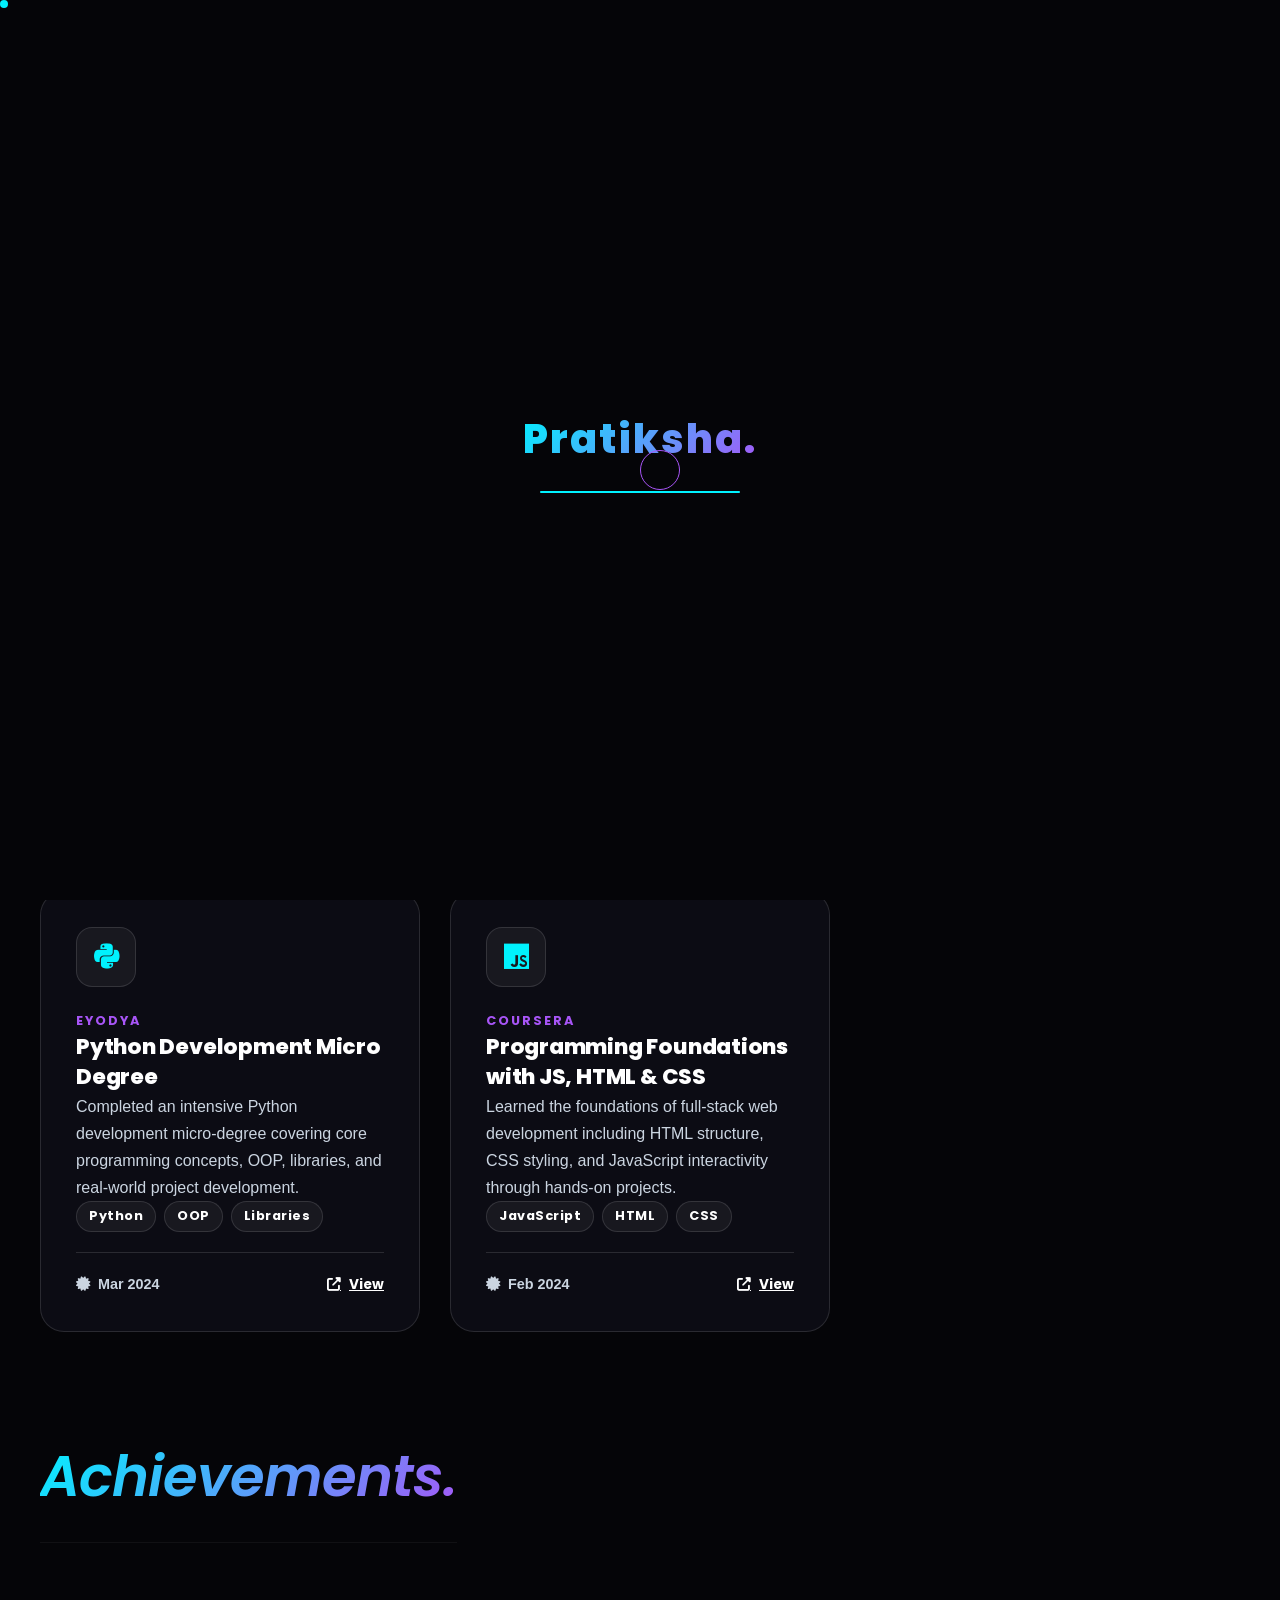
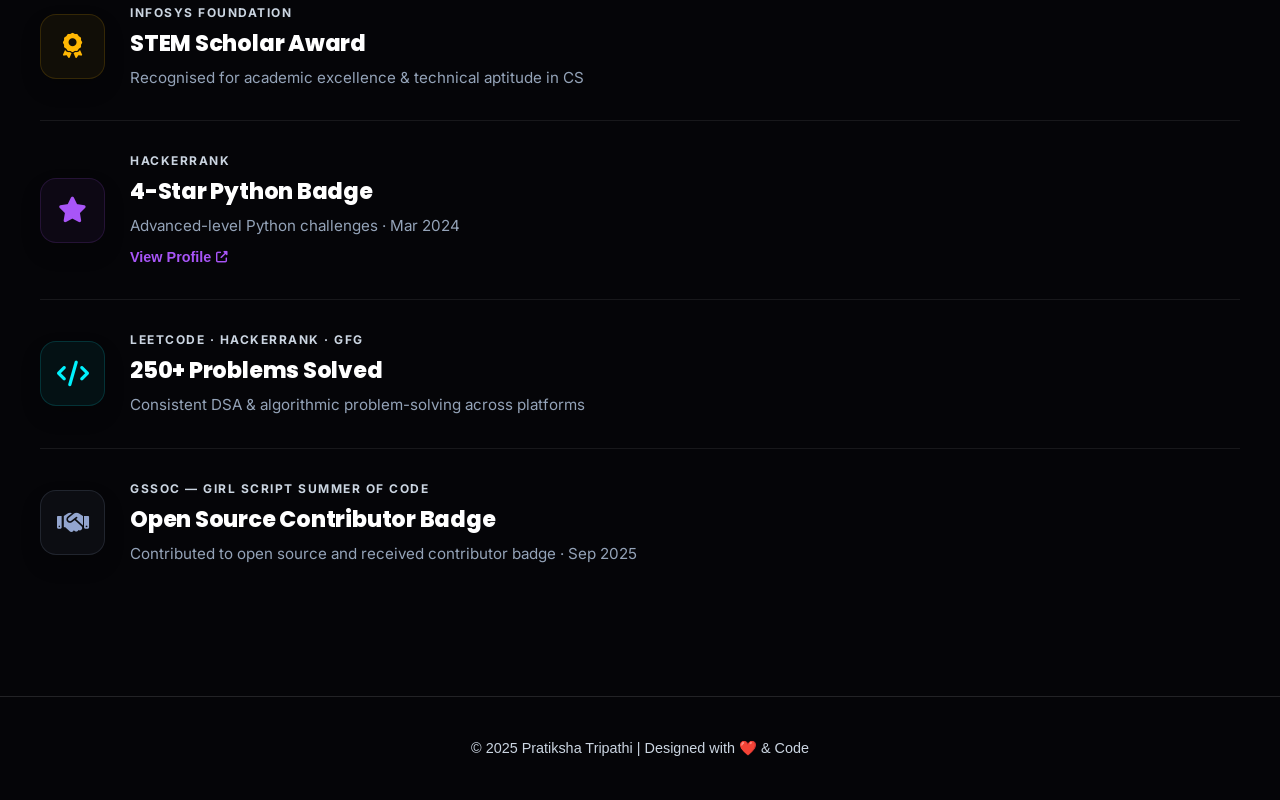
<file: certificates.html>
<!DOCTYPE html>
<html lang="en">

<head>
    <meta charset="UTF-8" />
    <meta name="viewport" content="width=device-width, initial-scale=1.0" />
    <title>Pratiksha Tripathi | Certificates</title>
    <meta name="description"
        content="Certificates and achievements earned by Pratiksha Tripathi in Cloud, Data, and Software Engineering." />

    <link rel="stylesheet" href="https://cdnjs.cloudflare.com/ajax/libs/font-awesome/6.5.0/css/all.min.css" />
    <link rel="stylesheet" href="https://unpkg.com/aos@2.3.4/dist/aos.css" />
    <link rel="stylesheet" href="style.css" />
</head>

<body>

    <!-- Preloader -->
    <div class="preloader">
        <div class="loader-text">Pratiksha.</div>
        <div class="loader-bar"></div>
    </div>

    <!-- Custom Cursor -->
    <div class="cursor-dot" data-cursor-dot></div>
    <div class="cursor-outline" data-cursor-outline></div>

    <!-- Parallax BG -->
    <div class="bg-orbs">
        <div class="orb orb-1"></div>
        <div class="orb orb-2"></div>
    </div>
    <!-- Navbar -->
    <header>
        <div class="navbar container">
            <a href="index.html" class="navbar-brand text-gradient">Pratiksha.</a>
            <ul class="navbar-nav">
                <li><a href="index.html" class="nav-link">About</a></li>
                <li><a href="index.html#skills" class="nav-link">Skills</a></li>
                <li><a href="projects.html" class="nav-link">Projects</a></li>
                <li><a href="certificates.html" class="nav-link active">Certificates</a></li>
                <li><a href="contact.html" class="nav-link">Contact</a></li>
                <li><button id="theme-toggle" class="theme-toggle-btn" aria-label="Toggle Theme"><i
                            class="fas fa-sun"></i></button></li>
                <li class="dropdown-wrapper">
                    <button class="btn-custom btn-resume"
                        style="padding: 10px 22px; font-size: 0.95rem; font-weight: 800; border: 2px solid var(--text-main); cursor: pointer;">
                        <span>Resume <i class="fas fa-chevron-down"
                                style="font-size: 0.8em; margin-left: 4px;"></i></span>
                    </button>
                    <div class="dropdown-content">
                        <a href="./resume.pdf" download target="_blank"><i class="fas fa-file-pdf"
                                style="color: #6366f1;"></i> Portfolio CV</a>
                        <a href="./real_cv.pdf" download target="_blank"><i class="fas fa-file-alt"
                                style="color: #ec4899;"></i> Main CV</a>
                    </div>
                </li>
            </ul>
        </div>
    </header>

    <main>
        <section class="section container" id="certificates">

            <h2 class="section-heading" data-aos="fade-right"><span class="text-gradient">Certificates &amp;
                    Achievements</span></h2>
            <p class="certs-intro" data-aos="fade-up"
                style="font-size: 1.15rem; font-weight: 500; color: var(--text-muted); line-height: 1.8; margin-bottom: 60px;">
                A collection of professional certifications, virtual internships, and recognition awards I've earned
                across Cloud Computing, Data Analytics, and Software Engineering.
            </p>


            <div class="certs-grid" style="margin-top: 60px;">

                <!-- Excel to Power BI – Coursera -->
                <div class="cert-card" data-aos="fade-up" data-aos-delay="0">
                    <div class="cert-icon-wrap cert-coursera">
                        <i class="fas fa-chart-bar"></i>
                    </div>
                    <div class="cert-body">
                        <span class="cert-issuer">Coursera</span>
                        <h3 class="cert-title">From Excel to Power BI</h3>
                        <p class="cert-desc">Mastered data visualization techniques and built interactive dashboards
                            transitioning from Excel to Power BI for business intelligence reporting.</p>
                        <div class="cert-tags">
                            <span>Power BI</span><span>Excel</span><span>Data Viz</span>
                        </div>
                    </div>
                    <div class="cert-footer">
                        <span class="cert-badge"><i class="fas fa-certificate"></i> Sep 2025</span>
                        <a href="https://drive.google.com/file/d/1Ej0KKjXZ2pXgVZ9Mt02qbdMco0qijO8p/view?usp=drive_link"
                            target="_blank" class="cert-link">
                            <i class="fas fa-external-link-alt"></i> View
                        </a>
                    </div>
                </div>

                <!-- Deloitte Forage -->
                <div class="cert-card" data-aos="fade-up" data-aos-delay="80">
                    <div class="cert-icon-wrap cert-deloitte">
                        <i class="fas fa-building-columns"></i>
                    </div>
                    <div class="cert-body">
                        <span class="cert-issuer">Deloitte Australia — Forage</span>
                        <h3 class="cert-title">Data Analytics Job Simulation</h3>
                        <p class="cert-desc">Completed real-world data analytics tasks: data modelling, dashboarding,
                            and forensic analysis using Excel & Tableau.</p>
                        <div class="cert-tags">
                            <span>Data Analytics</span><span>Tableau</span><span>Excel</span>
                        </div>
                    </div>
                    <div class="cert-footer">
                        <span class="cert-badge"><i class="fas fa-certificate"></i> Aug 2025</span>
                        <a href="https://forage-uploads-prod.s3.amazonaws.com/completion-certificates/9PBTqmSxAf6zZTseP/io9DzWKe3PTsiS6GG_9PBTqmSxAf6zZTseP_4JtcE4uDQbba48PPf_1755527062015_completion_certificate.pdf"
                            target="_blank" class="cert-link">
                            <i class="fas fa-external-link-alt"></i> View
                        </a>
                    </div>
                </div>

                <!-- Cloud Computing – NPTEL -->
                <div class="cert-card" data-aos="fade-up" data-aos-delay="160">
                    <div class="cert-icon-wrap cert-nptel">
                        <i class="fas fa-cloud"></i>
                    </div>
                    <div class="cert-body">
                        <span class="cert-issuer">NPTEL</span>
                        <h3 class="cert-title">Cloud Computing</h3>
                        <p class="cert-desc">Completed a comprehensive NPTEL course on Cloud Computing fundamentals
                            covering virtualization, cloud service models, and distributed systems.</p>
                        <div class="cert-tags">
                            <span>Cloud</span><span>Virtualization</span><span>AWS</span>
                        </div>
                    </div>
                    <div class="cert-footer">
                        <span class="cert-badge"><i class="fas fa-certificate"></i> Jan 2025</span>
                        <a href="https://drive.google.com/file/d/1zVIxziN8aZbNWuOquD7IXptpsxWqDICX/view" target="_blank"
                            class="cert-link">
                            <i class="fas fa-external-link-alt"></i> View
                        </a>
                    </div>
                </div>

                <!-- Python Development Micro Degree – Eyodya -->
                <div class="cert-card" data-aos="fade-up" data-aos-delay="240">
                    <div class="cert-icon-wrap cert-hackerrank">
                        <i class="fab fa-python"></i>
                    </div>
                    <div class="cert-body">
                        <span class="cert-issuer">Eyodya</span>
                        <h3 class="cert-title">Python Development Micro Degree</h3>
                        <p class="cert-desc">Completed an intensive Python development micro-degree covering core
                            programming concepts, OOP, libraries, and real-world project development.</p>
                        <div class="cert-tags">
                            <span>Python</span><span>OOP</span><span>Libraries</span>
                        </div>
                    </div>
                    <div class="cert-footer">
                        <span class="cert-badge"><i class="fas fa-certificate"></i> Mar 2024</span>
                        <a href="https://drive.google.com/file/d/1Me1x0osJiPXQ6bxqx7UipQTqekEyWbzO/view" target="_blank"
                            class="cert-link">
                            <i class="fas fa-external-link-alt"></i> View
                        </a>
                    </div>
                </div>

                <!-- Programming Foundations JS HTML CSS – Coursera -->
                <div class="cert-card" data-aos="fade-up" data-aos-delay="320">
                    <div class="cert-icon-wrap cert-coursera">
                        <i class="fab fa-js"></i>
                    </div>
                    <div class="cert-body">
                        <span class="cert-issuer">Coursera</span>
                        <h3 class="cert-title">Programming Foundations with JS, HTML & CSS</h3>
                        <p class="cert-desc">Learned the foundations of full-stack web development including HTML
                            structure, CSS styling, and JavaScript interactivity through hands-on projects.</p>
                        <div class="cert-tags">
                            <span>JavaScript</span><span>HTML</span><span>CSS</span>
                        </div>
                    </div>
                    <div class="cert-footer">
                        <span class="cert-badge"><i class="fas fa-certificate"></i> Feb 2024</span>
                        <a href="https://www.coursera.org/account/accomplishments/certificate/6492Y22YTXJ3"
                            target="_blank" class="cert-link">
                            <i class="fas fa-external-link-alt"></i> View
                        </a>
                    </div>
                </div>

            </div>
        </section>

        <!-- Achievements Section -->
        <section class="section container" id="achievements" style="padding-top: 0;">
            <h2 class="section-heading" data-aos="fade-right"
                style="font-family: 'Playfair Display', serif; font-size: clamp(2.5rem, 5vw, 3.5rem); letter-spacing: -1px; margin-bottom: 30px; border-bottom: 1px solid rgba(255,255,255,0.05); padding-bottom: 20px;">
                <span style="font-style: italic; font-weight: 600;" class="text-gradient">Achievements.</span>
            </h2>

            <div class="achievements-list">

                <!-- Infosys STEM Scholar -->
                <div class="achievement-item" data-aos="fade-up" data-aos-delay="0">
                    <div class="ach-icon-wrap"
                        style="background: rgba(255, 183, 3, 0.05); color: #ffb703; border-color: rgba(255, 183, 3, 0.15);">
                        <i class="fas fa-award"></i>
                    </div>
                    <div class="ach-body">
                        <span class="ach-issuer">INFOSYS FOUNDATION</span>
                        <h3 class="ach-title">STEM Scholar Award</h3>
                        <p class="ach-desc">Recognised for academic excellence & technical aptitude in CS</p>
                    </div>
                </div>

                <!-- HackerRank Python 4-Star -->
                <div class="achievement-item" data-aos="fade-up" data-aos-delay="100">
                    <div class="ach-icon-wrap"
                        style="background: rgba(168, 85, 247, 0.05); color: var(--accent-purple); border-color: rgba(168, 85, 247, 0.15);">
                        <i class="fas fa-star"></i>
                    </div>
                    <div class="ach-body">
                        <span class="ach-issuer">HACKERRANK</span>
                        <h3 class="ach-title">4-Star Python Badge</h3>
                        <p class="ach-desc">Advanced-level Python challenges · Mar 2024</p>
                        <a href="https://www.hackerrank.com/pratikshatripathi13" target="_blank" class="ach-link">View
                            Profile <i class="fas fa-external-link-alt"
                                style="font-size: 0.8em; margin-left: 5px;"></i></a>
                    </div>
                </div>

                <!-- 250+ Coding Problems -->
                <div class="achievement-item" data-aos="fade-up" data-aos-delay="200">
                    <div class="ach-icon-wrap"
                        style="background: rgba(0, 242, 254, 0.05); color: var(--accent-blue); border-color: rgba(0, 242, 254, 0.15);">
                        <i class="fas fa-code"></i>
                    </div>
                    <div class="ach-body">
                        <span class="ach-issuer">LEETCODE · HACKERRANK · GFG</span>
                        <h3 class="ach-title">250+ Problems Solved</h3>
                        <p class="ach-desc">Consistent DSA & algorithmic problem-solving across platforms</p>
                    </div>
                </div>

                <!-- Open Source GSSoC -->
                <div class="achievement-item" style="border-bottom: none;" data-aos="fade-up" data-aos-delay="300">
                    <div class="ach-icon-wrap"
                        style="background: rgba(147, 165, 207, 0.05); color: #93a5cf; border-color: rgba(147, 165, 207, 0.15);">
                        <i class="fas fa-handshake"></i>
                    </div>
                    <div class="ach-body">
                        <span class="ach-issuer">GSSOC — GIRL SCRIPT SUMMER OF CODE</span>
                        <h3 class="ach-title">Open Source Contributor Badge</h3>
                        <p class="ach-desc">Contributed to open source and received contributor badge · Sep 2025</p>
                    </div>
                </div>

            </div>
        </section>

    </main>

    <footer>
        <div class="container">
            <p>© 2025 Pratiksha Tripathi | Designed with ❤️ &amp; Code</p>
        </div>
    </footer>

    <script src="https://unpkg.com/aos@2.3.4/dist/aos.js"></script>
    <script>
        AOS.init({ duration: 800, once: true, offset: 50 });
    </script>
    <script src="script.js"></script>
</body>

</html>
</file>
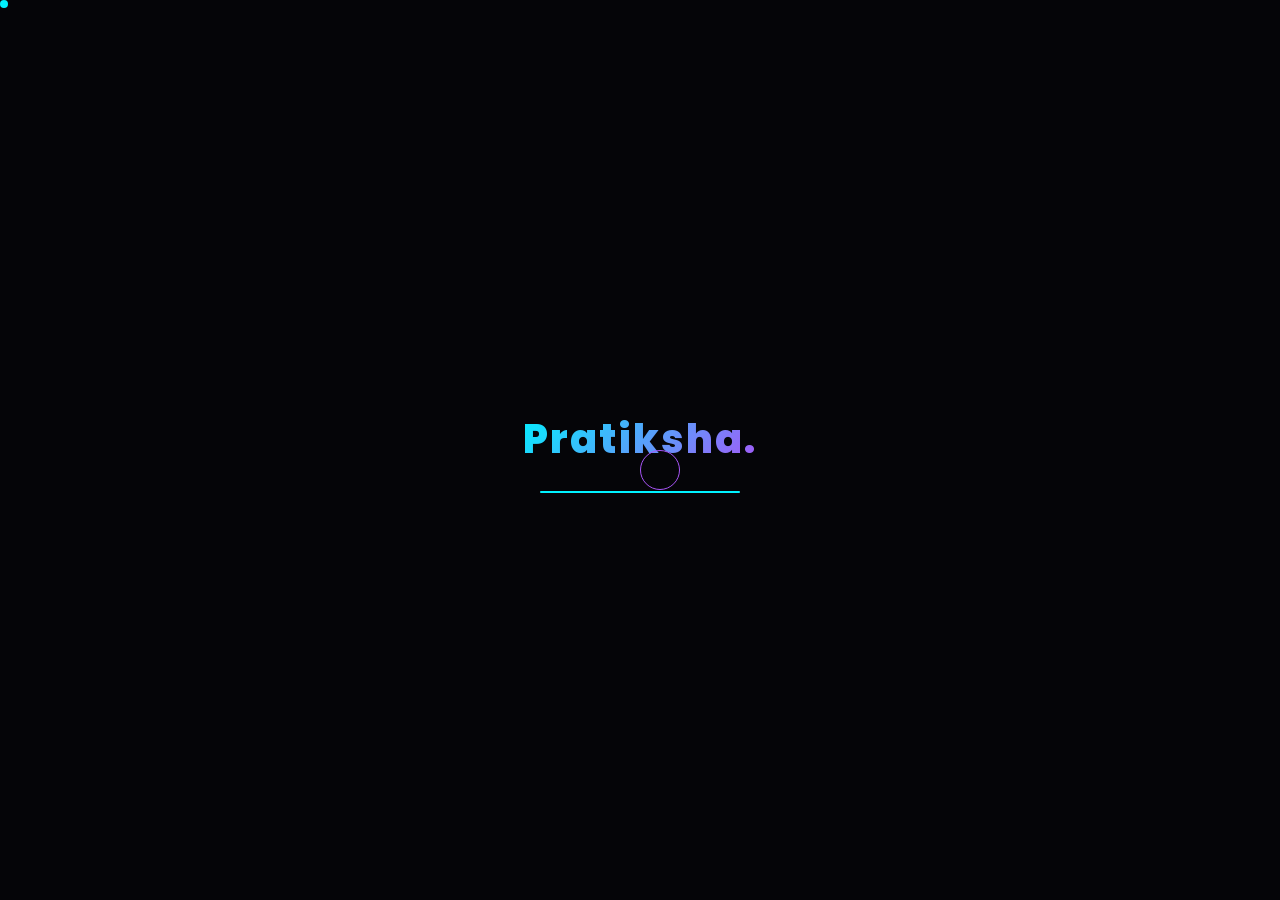
<file: contact.html>
<!DOCTYPE html>
<html lang="en">

<head>
    <meta charset="UTF-8" />
    <meta name="viewport" content="width=device-width, initial-scale=1.0" />
    <title>Pratiksha Tripathi | Contact</title>

    <!-- Fonts & Icons -->
    <link rel="stylesheet" href="https://cdnjs.cloudflare.com/ajax/libs/font-awesome/6.5.0/css/all.min.css" />
    <link rel="stylesheet" href="https://unpkg.com/aos@2.3.4/dist/aos.css" />
    <link rel="stylesheet" href="style.css" />
</head>

<body style="min-height: 100vh; display: flex; flex-direction: column;">

    <!-- Preloader -->
    <div class="preloader">
        <div class="loader-text">Pratiksha.</div>
        <div class="loader-bar"></div>
    </div>

    <!-- Custom Cursor -->
    <div class="cursor-dot" data-cursor-dot></div>
    <div class="cursor-outline" data-cursor-outline></div>

    <!-- Parallax BG -->
    <div class="bg-orbs">
        <div class="orb orb-1"></div>
        <div class="orb orb-2"></div>
    </div>
    <!-- Navbar -->
    <header>
        <div class="navbar container">
            <a href="index.html" class="navbar-brand text-gradient">Pratiksha.</a>
            <ul class="navbar-nav">
                <li><a href="index.html" class="nav-link">About</a></li>
                <li><a href="index.html#skills" class="nav-link">Skills</a></li>
                <li><a href="projects.html" class="nav-link">Projects</a></li>
                <li><a href="certificates.html" class="nav-link">Certificates</a></li>
                <li><a href="contact.html" class="nav-link active">Contact</a></li>
                <li><button id="theme-toggle" class="theme-toggle-btn" aria-label="Toggle Theme"><i class="fas fa-sun"></i></button></li>
                <li class="dropdown-wrapper">
                    <button class="btn-custom btn-resume" style="padding: 10px 22px; font-size: 0.95rem; font-weight: 800; border: 2px solid var(--text-main); cursor: pointer;">
                        <span>Resume <i class="fas fa-chevron-down" style="font-size: 0.8em; margin-left: 4px;"></i></span>
                    </button>
                    <div class="dropdown-content">
                        <a href="./resume.pdf" download target="_blank"><i class="fas fa-file-pdf" style="color: #6366f1;"></i> Portfolio CV</a>
                        <a href="./real_cv.pdf" download target="_blank"><i class="fas fa-file-alt" style="color: #ec4899;"></i> Main CV</a>
                    </div>
                </li>
            </ul>
        </div>
    </header>

    <main style="flex-grow: 1; display: flex; align-items: center;">
        <section class="section container" style="width: 100%; padding-top: 30px; padding-bottom: 30px;">
            <div class="contact-section" data-aos="zoom-in" data-aos-duration="800">
                <!-- Compact Heading -->
                <div class="contact-header-wrap">
                    <h2 class="contact-main-heading">
                        Let's build <span class="text-gradient">something great.</span>
                    </h2>
                    <p class="contact-sub-tagline">
                        Open to roles, internships & collaborations. Let's connect!
                    </p>
                </div>

                <!-- Two Column Grid: Tokens Left | Form Right -->
                <div class="contact-layout-grid">
                    <!-- Left Column: Location + Social Tokens -->
                    <div class="contact-info-wrap" data-aos="fade-right" data-aos-delay="100">

                        <!-- Location Card -->
                        <div class="contact-location-card">
                            <div class="loc-icon-wrap">
                                <i class="fas fa-map-marker-alt"></i>
                            </div>
                            <div class="loc-details">
                                <strong class="loc-text">Uttar Pradesh, India</strong>
                                <span class="remote-badge">Open to Remote</span>
                            </div>
                        </div>

                        <!-- Social Tokens (Compact Horizontal Rows) -->
                        <div class="social-token-grid" style="margin-top: 0;">
                            <a href="mailto:pratikshatripathi782@gmail.com" class="social-token token-email">
                                <i class="fas fa-envelope"></i>
                                <div>
                                    <span>Email</span>
                                    <p class="token-action">pratikshatripathi782@gmail.com</p>
                                </div>
                            </a>
                            <a href="https://linkedin.com/in/pratikshatripathi13/" target="_blank" class="social-token token-linkedin">
                                <i class="fab fa-linkedin"></i>
                                <div>
                                    <span>LinkedIn</span>
                                    <p class="token-action">Professional Network</p>
                                </div>
                            </a>
                            <a href="https://github.com/pratikshatripathi13" target="_blank" class="social-token token-github">
                                <i class="fab fa-github"></i>
                                <div>
                                    <span>GitHub</span>
                                    <p class="token-action">Code Repository</p>
                                </div>
                            </a>
                        </div>
                    </div>

                    <!-- Right Column: Compact Form -->
                    <div class="contact-form-container" data-aos="fade-left" data-aos-delay="200">
                        <form onsubmit="handleContactSubmit(event)">
                            <div class="form-group">
                                <label>Full Name <span>*</span></label>
                                <input type="text" name="name" class="form-control" placeholder="John Doe" required>
                            </div>
                            <div class="form-group">
                                <label>Email Address <span>*</span></label>
                                <input type="email" name="email" class="form-control" placeholder="john@example.com" required>
                            </div>
                            <div class="form-group">
                                <label>Message <span>*</span></label>
                                <textarea name="message" class="form-control" rows="4" placeholder="Tell me about your project or opportunity..."></textarea>
                            </div>
                            <button type="submit" id="submitBtn" class="btn-submit">Send Message <i class="fas fa-paper-plane"></i></button>
                        </form>
                    </div>
                </div>
            </div>
        </section>
    </main>

    <footer>
        <div class="container">
            <p>© 2025 Pratiksha Tripathi | Designed with ❤️ & Code</p>
        </div>
    </footer>

    <script src="https://unpkg.com/aos@2.3.4/dist/aos.js"></script>
    <script>
        AOS.init({ duration: 800, once: true });
    </script>
    <script src="script.js"></script>
</body>

</html>
</file>
<file: style.css>
@import url('https://fonts.googleapis.com/css2?family=Inter:wght@300;400;500;600;700;800;900&family=Poppins:wght@400;500;600;700;800;900&family=Playfair+Display:ital,wght@0,400;0,600;0,700;1,400;1,600;1,700&display=swap');

/* ═══════════════════════════════════════════════════════════════
   PREMIUM AWWWARDS TOKENS
═══════════════════════════════════════════════════════════════ */
body {
    overflow-x: hidden;
}

:root {
    /* Dark Theme (Default) */
    --bg-main: #050508;
    --bg-card: #0c0c14;
    --bg-card-hover: #12121c;

    /* Gradients / Accents */
    --accent-blue: #00f2fe;
    --accent-purple: #a855f7;
    --accent-pink: #ec4899;
    --gradient-primary: linear-gradient(135deg, var(--accent-blue), var(--accent-purple));
    --gradient-secondary: linear-gradient(135deg, var(--accent-purple), var(--accent-pink));

    /* Text */
    --text-main: #ffffff;
    --text-muted: #cbd5e1;
    /* Brighter slate for better dark mode contrast */

    /* Glass */
    --glass-bg: rgba(255, 255, 255, 0.05);
    /* Slightly more opaque glass */
    --glass-border: rgba(255, 255, 255, 0.12);
    /* Brighter border */
    --glass-blur: blur(20px);

    /* Shadows */
    --glow-blue: 0 0 30px rgba(0, 242, 254, 0.25);
    --glow-purple: 0 0 30px rgba(168, 85, 247, 0.25);

    --transition: all 0.4s cubic-bezier(0.16, 1, 0.3, 1);
}

/* Light Theme Variables - DUSTY PINK & GREY */
body.light-theme {
    background: transparent !important;
    background-color: transparent !important;
    --bg-main: transparent;
    --bg-card: rgba(255, 255, 255, 0.9);
    --bg-card-hover: #f3ebec;
    /* Soft pink-grey on hover */
    --bg-darker: #f0ebea;
    --glass-bg: rgba(255, 255, 255, 0.85);
    --glass-border: rgba(216, 167, 177, 0.2);
    /* Soft pink border */
    --text-main: #2d3436;
    /* Deep Charcoal */
    --text-muted: #626a6b;

    /* Refined Dusky Pink & Grey Accents */
    --accent-blue: #94a3b8;
    /* Cool Grey */
    --accent-purple: #c084fc;
    --accent-pink: #c08497;
    /* Richer Dusky Pink for better contrast */

    --gradient-primary: linear-gradient(135deg, #c08497, #94a3b8);
    --gradient-secondary: linear-gradient(135deg, #94a3b8, #64748b);

    --glow-blue: 0 10px 30px rgba(216, 167, 177, 0.15);
    --glow-purple: 0 10px 30px rgba(216, 167, 177, 0.2);
}

/* Enhanced Background Image Layer */
.theme-bg-layer {
    position: fixed;
    inset: 0;
    z-index: -100;
    background-image: url('portfolio_blossom_dusky.png');
    /* Custom Portfolio-Ready Blossoms */
    background-size: cover;
    background-position: center;
    background-attachment: fixed;
    display: none;
    opacity: 1;
    background-color: #f7f0f0;
    /* Soft Dusty Pink Tint */
}

body.light-theme .theme-bg-layer {
    display: block;
}

body.light-theme main,
body.light-theme section,
body.light-theme .hero {
    background: transparent !important;
}

/* Light Theme Animated Orbs */
body.light-theme .orb-1 {
    background: radial-gradient(circle, var(--accent-pink), transparent 70%);
    width: 600px;
    height: 600px;
    filter: blur(150px);
    opacity: 0.35;
}

body.light-theme .orb-2 {
    background: radial-gradient(circle, var(--accent-grey), transparent 70%);
    width: 500px;
    height: 500px;
    filter: blur(150px);
    opacity: 0.25;
}

body.light-theme .bg-orbs {
    display: block !important;
    opacity: 0.7;
}

/* Cleanup old pseudo-element approach */
body.light-theme::before {
    display: none !important;
}

/* ══════════════════════════════
   SPLASH SCREEN (Choice Path)
   ══════════════════════════════ */
.splash-screen {
    position: fixed;
    inset: 0;
    background: #050508;
    z-index: 100000;
    display: flex;
    align-items: center;
    justify-content: center;
    transition: all 1.2s cubic-bezier(0.86, 0, 0.07, 1);
    overflow: hidden;
}

.noise-overlay {
    position: absolute;
    inset: 0;
    z-index: 2;
    opacity: 0.04;
    pointer-events: none;
    background-image: url("data:image/svg+xml,%3Csvg viewBox='0 0 200 200' xmlns='http://www.w3.org/2000/svg'%3E%3Cfilter id='noiseFilter'%3E%3CfeTurbulence type='fractalNoise' baseFrequency='0.65' numOctaves='3' stitchTiles='stitch'/%3E%3C/filter%3E%3Crect width='100%25' height='100%25' filter='url(%23noiseFilter)'/%3E%3C/svg%3E");
}

/* Animated Background Orbs (Synced with Portfolio) */
.splash-bg-orb {
    position: absolute;
    width: 600px;
    height: 600px;
    border-radius: 50%;
    filter: blur(120px);
    opacity: 0.35;
    z-index: 1;
    animation: orbFloat 15s infinite alternate ease-in-out;
}

.splash-orb-1 {
    background: var(--accent-blue);
    top: -10%;
    left: -10%;
}

.splash-orb-2 {
    background: var(--accent-purple);
    bottom: -10%;
    right: -10%;
    animation-delay: -5s;
}

.splash-orb-3 {
    background: var(--accent-pink);
    top: 20%;
    right: 10%;
    animation-delay: -10s;
}

@keyframes orbFloat {
    0% {
        transform: translate(0, 0) scale(1);
    }

    100% {
        transform: translate(100px, 100px) scale(1.3);
    }
}

.splash-content {
    position: relative;
    z-index: 10;
    text-align: center;
    width: 100%;
}

.splash-header {
    margin-bottom: 60px;
}

.splash-brand-main {
    font-family: 'Inter', sans-serif;
    font-size: 11vw;
    font-weight: 900;
    text-transform: uppercase;
    letter-spacing: -0.04em;
    line-height: 0.9;
    margin-bottom: 20px;
    background: var(--gradient-primary);
    -webkit-background-clip: text;
    background-clip: text;
    -webkit-text-fill-color: transparent;
    filter: drop-shadow(0 10px 30px rgba(0, 242, 254, 0.2));
    animation: splashTitleIn 1.5s cubic-bezier(0.16, 1, 0.3, 1);
}

@keyframes splashTitleIn {
    0% {
        opacity: 0;
        transform: translateY(40px) scale(0.95);
    }

    100% {
        opacity: 1;
        transform: translateY(0) scale(1);
    }
}

.splash-paths-container {
    display: flex;
    justify-content: center;
    align-items: center;
    gap: 40px;
}

.path-card {
    position: relative;
    width: 280px;
    padding: 60px 40px;
    background: rgba(255, 255, 255, 0.03);
    border: 1px solid rgba(255, 255, 255, 0.1);
    backdrop-filter: blur(40px);
    border-radius: 40px;
    cursor: pointer;
    transition: all 0.6s cubic-bezier(0.16, 1, 0.3, 1);
    display: flex;
    flex-direction: column;
    align-items: center;
    gap: 20px;
    overflow: hidden;
    animation: cardFloat 6s infinite ease-in-out;
}

.path-dark {
    animation-delay: -3s;
}

@keyframes cardFloat {

    0%,
    100% {
        transform: translateY(0);
    }

    50% {
        transform: translateY(-20px);
    }
}

.path-card:hover {
    transform: translateY(-30px) scale(1.05) !important;
    background: rgba(255, 255, 255, 0.08);
    border-color: rgba(255, 255, 255, 0.3);
    box-shadow: 0 40px 80px rgba(0, 0, 0, 0.5);
}

.path-icon {
    font-size: 3.5rem;
    color: #fff;
    transition: var(--transition);
}

.path-label {
    font-size: 1.2rem;
    font-weight: 800;
    letter-spacing: 4px;
    color: #fff;
}

.path-hint {
    font-size: 0.75rem;
    letter-spacing: 2px;
    color: rgba(255, 255, 255, 0.4);
    text-transform: uppercase;
}

.path-divider {
    width: 1px;
    height: 120px;
    background: linear-gradient(transparent, rgba(255, 255, 255, 0.1), transparent);
}

.path-light:hover .path-icon {
    color: var(--accent-blue);
}

.path-dark:hover .path-icon {
    color: var(--accent-pink);
}

.splash-screen.hidden {
    opacity: 0;
    transform: translateY(-50px) scale(1.05);
    /* Sliding exit */
    pointer-events: none;
}

@media (max-width: 768px) {
    .splash-brand-main {
        font-size: 4rem;
        letter-spacing: -1px;
    }

    .splash-subtitle {
        font-size: 0.7rem;
        letter-spacing: 4px;
    }

    .splash-paths-container {
        flex-direction: column;
        gap: 20px;
    }

    .path-card {
        width: 240px;
        padding: 40px 20px;
    }

    .path-divider {
        width: 100px;
        height: 1px;
    }
}

.hero {
    min-height: calc(100vh - 80px);
    /* Account for navbar precisely */
    display: flex;
    flex-direction: column;
    justify-content: center;
    align-items: center;
    text-align: center;
    overflow: hidden;
    position: relative;
    width: 100%;
}

.hero-main {
    width: 100%;
    max-width: 100vw;
    display: flex;
    flex-direction: column;
    align-items: center;
    padding: 20px 0;
    /* Reduced from 60px to prevent stretching */
    margin-top: 2vh;
    /* Slight shift to keep it somewhat centered, but not too far down */
}

.hero-title {
    font-size: clamp(3.8rem, 12vw, 9.5rem);
    /* Expanded to 12vw per user request, with 9.5rem safety cap */
    font-weight: 900;
    line-height: 0.9;
    letter-spacing: -0.03em;
    color: var(--text-main);
    text-transform: uppercase;
    text-align: center;
    /* Animation properties moved from duplicate definition */
    background: linear-gradient(to right, var(--text-main) 35%, rgba(0, 200, 255, 0.6) 45%, rgba(150, 100, 250, 0.5) 55%, var(--text-main) 65%);
    background-size: 300% auto;
    background-clip: text;
    -webkit-background-clip: text;
    -webkit-text-fill-color: transparent;
    animation: shineText 8s ease-in-out infinite;
    display: inline-block;
}

/* Light theme: Premium Glassmorphism & Animation */
body.light-theme .hero-title-glass-wrapper {
    background: rgba(255, 255, 255, 0.05);
    /* Ultra lightweight */
    backdrop-filter: blur(60px);
    -webkit-backdrop-filter: blur(60px);
    border: 1px solid rgba(216, 167, 177, 0.3);
    border-radius: 40px;
    padding: 30px 60px;
    /* Reduced from 60x100 for elegance */
    margin: 10px auto 30px;
    display: inline-block;
    box-shadow: 0 20px 40px rgba(216, 167, 177, 0.1);
    animation: lightHeroEntrance 2.2s cubic-bezier(0.16, 1, 0.3, 1) forwards;
}

body.light-theme .hero-title {
    background: linear-gradient(135deg, #d8a7b1, #64748b);
    /* Sophisticated Pink to Grey */
    -webkit-background-clip: text;
    background-clip: text;
    -webkit-text-fill-color: transparent;
    margin: 0;
    width: auto;
    filter: none;
}

@keyframes lightHeroEntrance {
    0% {
        opacity: 0;
        transform: translateY(60px) scale(0.95);
        filter: blur(20px);
    }

    100% {
        opacity: 1;
        transform: translateY(0) scale(1);
        filter: blur(0);
    }
}

/* Light theme: fix form inputs and hero text */
body.light-theme .form-control {
    background: rgba(255, 255, 255, 0.8) !important;
    color: #2d3436 !important;
    border-color: rgba(216, 167, 177, 0.3) !important;
}

body.light-theme .hero-desc,
body.light-theme .typing-container {
    color: #4a4a4a !important;
    -webkit-text-fill-color: #4a4a4a !important;
}

@keyframes titleEntrance {
    0% {
        transform: scale(0.8) translateY(50px);
        opacity: 0;
    }

    100% {
        transform: scale(1) translateY(0);
        opacity: 1;
    }
}

.typing-container {
    font-size: clamp(1.1rem, 3.2vw, 2.1rem);
    /* Reduced scale */
    font-weight: 800;
    height: 50px;
    margin-bottom: 20px;
    display: flex;
    justify-content: center;
    align-items: center;
    width: 100%;
}

.hero-desc {
    font-size: clamp(0.95rem, 1.8vw, 1.15rem);
    /* Scaled down for better readability */
    max-width: 650px;
    margin: 0 auto 35px auto;
    color: var(--text-muted);
    line-height: 1.7;
}

#typing-text {
    transition: opacity 0.5s ease;
    /* Fade transition instead of typewriter */
}

.hero-actions {
    display: flex;
    align-items: center;
    justify-content: center;
    gap: 20px;
    flex-wrap: wrap;
    margin-top: 25px;
    /* Brought buttons back up closer to the text */
    width: 100%;
}

.hero-actions .btn-custom,
.hero-actions .btn-outline,
.hero-actions .hero-stat-pill {
    background: var(--gradient-primary) !important;
    border: none !important;
    color: #ffffff !important;
    padding: 0 15px !important;
    /* Slightly reduced padding */
    border-radius: 100px !important;
    box-shadow: 0 4px 10px rgba(0, 0, 0, 0.2) !important;
    font-weight: 700 !important;
    font-size: 0.95rem !important;
    letter-spacing: 1px !important;
    text-transform: uppercase !important;
    transition: all 0.4s cubic-bezier(0.175, 0.885, 0.32, 1.275) !important;
    display: flex !important;
    align-items: center !important;
    justify-content: center !important;
    gap: 12px !important;
    margin: 0 !important;
    text-shadow: 1px 1px 2px rgba(0, 0, 0, 0.4);
    width: 210px !important;
    /* Reduced width */
    height: 54px !important;
    /* Reduced height */
    text-decoration: none !important;
    /* Remove underlines */
}

.hero-actions .btn-custom span,
.hero-actions .btn-outline span,
.hero-actions .hero-stat-pill span {
    text-decoration: none !important;
    /* Ensure spans aren't underlined */
}

.hero-actions .btn-custom:hover,
.hero-actions .btn-outline:hover,
.hero-actions .hero-stat-pill:hover {
    transform: translateY(-5px) scale(1.03) !important;
    box-shadow: 0 10px 25px rgba(99, 102, 241, 0.3) !important;
    filter: brightness(1.2) !important;
}

/* Specific Stat Internal Style */
.stat-icon i {
    font-size: 1.2rem !important;
    color: #fff !important;
}

.stat-info {
    display: flex;
    flex-direction: column;
    align-items: flex-start;
}

.stat-number {
    font-size: 1.3rem !important;
    font-weight: 900 !important;
    line-height: 1 !important;
    color: #fff !important;
}

.stat-label {
    font-size: 0.65rem !important;
    font-weight: 800 !important;
    color: rgba(255, 255, 255, 0.9) !important;
}



.stat-icon {
    font-size: 1.3rem;
    color: var(--accent-blue);
}

.form-label {
    display: block;
    font-size: 0.85rem;
    /* Reduced from 0.9rem or default */
    font-weight: 700;
    margin-bottom: 8px;
    color: var(--text-main);
    text-transform: uppercase;
    letter-spacing: 1px;
}

.stat-number {
    display: block;
    font-size: 1.25rem;
    font-weight: 900;
    line-height: 1;
}

.stat-label {
    font-size: 0.7rem;
    text-transform: uppercase;
    letter-spacing: 1px;
    font-weight: 700;
    color: var(--text-muted);
}

/* ══════════════════════════════
   GLOBAL TYPOGRAPHY (Premium Consistency)
   ══════════════════════════════ */
body {
    cursor: none;
    font-family: 'Inter', -apple-system, sans-serif;
    color: var(--text-main);
    background-color: var(--bg-main);
    background-image: none;
    /* Default for dark theme */
    line-height: 1.6;
    transition: background 0.5s ease, color 0.5s ease;
}

h1,
h2,
h3,
h4,
.navbar-brand,
.btn-custom {
    font-family: 'Poppins', sans-serif !important;
    font-weight: 800 !important;
    letter-spacing: -0.01em;
}

/* Creative Social Overhaul - Replaces Pop Cards */

/* Classic Font Styling for Contact Heading */
.contact-classic-heading {
    font-family: 'Times New Roman', Times, serif !important;
    font-style: italic;
    font-weight: 400 !important;
}

/* Enhanced Contact Info Cards */
.contact-info-card {
    background: var(--bg-card);
    border: 1px solid var(--glass-border);
    border-radius: 20px;
    padding: 25px;
    display: flex;
    align-items: center;
    gap: 20px;
    margin-bottom: 20px;
    transition: var(--transition);
    box-shadow: 0 10px 30px rgba(0, 0, 0, 0.05);
}

.contact-info-card:hover {
    transform: translateX(10px);
    background: #fff;
    border-color: var(--accent-blue);
}

.contact-icon {
    width: 60px;
    height: 60px;
    border-radius: 15px;
    background: var(--gradient-primary);
    display: flex;
    align-items: center;
    justify-content: center;
    color: #fff;
    font-size: 1.5rem;
    flex-shrink: 0;
}

/* ══════════════════════════════
   RESET & BASE SETUP
══════════════════════════════ */
*,
*::before,
*::after {
    box-sizing: border-box;
    margin: 0;
    padding: 0;
}

html {
    scroll-behavior: smooth;
}

/* Hide default cursor to use custom cursor */
body {
    cursor: none;
    font-family: -apple-system, BlinkMacSystemFont, "SF Pro Display", "Segoe UI", Roboto, Helvetica, Arial, sans-serif;
    color: var(--text-main);
    background: var(--bg-main);
    min-height: 100vh;
    overflow-x: hidden;
    display: flex;
    flex-direction: column;
    position: relative;
    transition: background 0.5s ease, color 0.5s ease;
}

/* Allow hovering over all standard interactables if cursor goes off logic */
a,
button {
    cursor: none;
}

/* ── Custom Scrollbar ── */
::-webkit-scrollbar {
    width: 4px;
}

::-webkit-scrollbar-track {
    background: var(--bg-main);
}

::-webkit-scrollbar-thumb {
    background: var(--accent-purple);
    border-radius: 10px;
}

/* ══════════════════════════════
   PRELOADER
══════════════════════════════ */
.preloader {
    position: fixed;
    inset: 0;
    z-index: 99999;
    background: var(--bg-main);
    display: flex;
    flex-direction: column;
    align-items: center;
    justify-content: center;
    transition: opacity 0.6s ease, visibility 0.6s ease;
}

.preloader.loaded {
    opacity: 0;
    visibility: hidden;
}

.loader-text {
    font-family: 'Poppins', sans-serif;
    font-size: 2.5rem;
    font-weight: 800;
    letter-spacing: 2px;
    background: var(--gradient-primary);
    -webkit-background-clip: text;
    background-clip: text;
    -webkit-text-fill-color: transparent;
    animation: pulse 2s infinite;
}

.loader-bar {
    width: 200px;
    height: 2px;
    background: rgba(255, 255, 255, 0.1);
    margin-top: 20px;
    border-radius: 2px;
    overflow: hidden;
    position: relative;
}

.loader-bar::after {
    content: '';
    position: absolute;
    left: 0;
    top: 0;
    height: 100%;
    width: 0;
    background: var(--accent-blue);
    animation: loadBar 1.2s ease-in-out forwards;
}

@keyframes loadBar {
    to {
        width: 100%;
    }
}

@keyframes pulse {

    0%,
    100% {
        opacity: 1;
        transform: scale(1);
    }

    50% {
        opacity: 0.6;
        transform: scale(0.98);
    }
}

/* ══════════════════════════════
   CUSTOM CURSOR
══════════════════════════════ */
.cursor-dot {
    position: fixed;
    top: 0;
    left: 0;
    width: 8px;
    height: 8px;
    background: var(--accent-blue);
    border-radius: 50%;
    pointer-events: none;
    z-index: 100000;
    /* CSS transition ONLY for visual changes, not transforms/positions handled by JS */
    transition: width 0.3s ease, height 0.3s ease, background 0.3s ease;
    will-change: transform;
}

.cursor-outline {
    position: fixed;
    top: 0;
    left: 0;
    width: 40px;
    height: 40px;
    border: 1px solid var(--accent-purple);
    border-radius: 50%;
    pointer-events: none;
    z-index: 100000;
    /* CSS transition ONLY for visual changes */
    transition: width 0.3s ease, height 0.3s ease, background 0.3s ease, border-color 0.3s ease;
    will-change: transform;
}

/* Hover States */
.cursor-dot.hovering {
    width: 1;
    height: 1;
}

.cursor-outline.hovering {
    width: 60px;
    height: 60px;
    background: rgba(0, 242, 254, 0.1);
    border-color: var(--accent-blue);
    backdrop-filter: blur(2px);
}

/* Hide custom cursor on touch devices */
@media (hover: none) and (pointer: coarse) {

    body,
    a,
    button {
        cursor: auto;
    }

    .cursor-dot,
    .cursor-outline {
        display: none;
    }
}

/* ══════════════════════════════
   PARALLAX BACKGROUND ORBS
══════════════════════════════ */
.bg-orbs {
    position: fixed;
    inset: 0;
    z-index: -2;
    overflow: hidden;
    pointer-events: none;
}

body.light-theme .bg-orbs {
    display: block;
    z-index: -50;
    /* Between blossoms and content */
}

.orb {
    position: absolute;
    border-radius: 50%;
    filter: blur(80px);
    opacity: 0.4;
    animation: floatOrb 20s infinite alternate ease-in-out;
}

.orb-1 {
    top: -10%;
    left: -10%;
    width: 50vw;
    height: 50vw;
    background: var(--accent-purple);
}

.orb-2 {
    bottom: -20%;
    right: -10%;
    width: 60vw;
    height: 60vw;
    background: var(--accent-blue);
    animation-delay: -5s;
    animation-duration: 25s;
}

@keyframes floatOrb {
    0% {
        transform: translate(0, 0) scale(1);
    }

    100% {
        transform: translate(100px, 100px) scale(1.2);
    }
}

/* ══════════════════════════════
   TYPOGRAPHY
══════════════════════════════ */
h1,
h2,
h3,
h4 {
    font-family: -apple-system, BlinkMacSystemFont, "SF Pro Display", "Segoe UI", Roboto, Helvetica, Arial, sans-serif;
    font-weight: 800;
    color: var(--text-main);
}

/* ══════════════════════════════
   LAYOUT UTILITIES
══════════════════════════════ */
.container {
    width: 100%;
    max-width: 1200px;
    margin: 0 auto;
    padding: 0 5%;
}

.section {
    padding: 100px 0;
    scroll-margin-top: 80px;
    /* Ensures scrolling aligns perfectly below the navbar */
}

.text-gradient {
    background: var(--gradient-primary);
    -webkit-background-clip: text;
    background-clip: text;
    -webkit-text-fill-color: transparent;
    display: inline-block;
}

.section-heading {
    font-size: clamp(2.2rem, 4.5vw, 3.2rem);
    /* Reduced max from 4rem */
    letter-spacing: -1px;
    margin-bottom: 50px;
    /* Reduced from 60px */
    position: relative;
    display: inline-block;
}

/* ══════════════════════════════
   HEADER
══════════════════════════════ */
header {
    position: sticky;
    top: 0;
    z-index: 1000;
    background: rgba(5, 5, 8, 0.7);
    backdrop-filter: blur(20px);
    -webkit-backdrop-filter: blur(20px);
    border-bottom: 1px solid var(--glass-border);
}

body.light-theme header {
    background: rgba(250, 250, 250, 0.85);
    border-bottom: 1px solid var(--glass-border);
}

.navbar {
    display: flex;
    justify-content: space-between;
    align-items: center;
    padding: 0.7rem 5%;
    /* Compact header */
}

.navbar-brand {
    font-family: 'Poppins', sans-serif;
    font-size: 1.8rem;
    font-weight: 900;
    background: var(--gradient-primary);
    -webkit-background-clip: text;
    background-clip: text;
    -webkit-text-fill-color: transparent;
    letter-spacing: -0.5px;
    text-decoration: none !important;
    /* Definitively remove underline */
}

.navbar-nav {
    list-style: none;
    display: flex;
    gap: 2.0rem;
    align-items: center;
    background: rgba(12, 12, 20, 0.65);
    backdrop-filter: blur(20px);
    -webkit-backdrop-filter: blur(20px);
    border: 1px solid var(--glass-border);
    padding: 0.5rem 1.5rem;
    border-radius: 50px;
    box-shadow: 0 10px 30px rgba(0, 0, 0, 0.3), var(--glow-blue);
    transition: var(--transition);
}

/* Resume Dropdown */
.dropdown-wrapper {
    position: relative;
    display: inline-block;
}

.dropdown-content {
    display: none;
    position: absolute;
    right: 0;
    top: calc(100% + 15px);
    background-color: var(--bg-card);
    min-width: 190px;
    box-shadow: 0 10px 30px rgba(0, 0, 0, 0.4);
    border-radius: 16px;
    border: 1px solid var(--glass-border);
    z-index: 1000;
    overflow: hidden;
    animation: fadeIn 0.2s ease;
}

@keyframes fadeIn {
    from {
        opacity: 0;
        transform: translateY(-10px);
    }

    to {
        opacity: 1;
        transform: translateY(0);
    }
}

.dropdown-content a {
    color: var(--text-main);
    padding: 14px 20px;
    text-decoration: none;
    display: flex;
    align-items: center;
    gap: 12px;
    font-size: 0.9rem;
    font-weight: 600;
    transition: var(--transition);
    border-bottom: 1px solid var(--glass-border);
}

.dropdown-content a:last-child {
    border-bottom: none;
}

.dropdown-content a:hover {
    background-color: rgba(255, 255, 255, 0.05);
    padding-left: 25px;
    color: var(--accent-blue);
}

.dropdown-wrapper:hover .dropdown-content,
.dropdown-content.show-dropdown {
    display: block !important;
}

body.light-theme .dropdown-content {
    box-shadow: 0 10px 30px rgba(0, 0, 0, 0.05);
}

body.light-theme .navbar-nav {
    background: rgba(255, 255, 255, 0.8);
    box-shadow: 0 10px 30px rgba(0, 0, 0, 0.05);
}

.navbar-nav:hover {
    border-color: rgba(0, 242, 254, 0.3);
    box-shadow: var(--glow-blue);
}

.nav-link {
    font-size: 0.95rem;
    font-weight: 700;
    /* Bolder navigation */
    color: var(--text-muted);
    position: relative;
    padding: 0.5rem 0;
    transition: var(--transition);
    text-transform: uppercase;
    letter-spacing: 1px;
}

.nav-link:hover,
.nav-link.active {
    color: var(--text-main);
}

/* Glowing underline on active/hover */
.nav-link::after {
    content: '';
    position: absolute;
    bottom: 0;
    left: 0;
    right: 0;
    height: 2px;
    background: var(--gradient-primary);
    transform: scaleX(0);
    transform-origin: right;
    transition: transform 0.4s cubic-bezier(0.86, 0, 0.07, 1);
}

.nav-link:hover::after,
.nav-link.active::after {
    transform: scaleX(1);
    transform-origin: left;
}

/* Theme Toggle Button */
.theme-toggle-btn {
    background: none;
    border: none;
    color: var(--text-main);
    font-size: 1.2rem;
    cursor: pointer;
    transition: var(--transition);
}

.theme-toggle-btn:hover {
    color: var(--accent-blue);
    transform: scale(1.1);
}

/* ══════════════════════════════
   BUTTONS
══════════════════════════════ */
.btn-custom {
    display: inline-flex;
    align-items: center;
    justify-content: center;
    gap: 10px;
    padding: 14px 36px;
    background: var(--glass-bg);
    color: var(--text-main) !important;
    font-family: 'Poppins', sans-serif;
    font-weight: 700;
    font-size: 0.9rem;
    letter-spacing: 1px;
    text-transform: uppercase;
    border: 1px solid var(--glass-border);
    border-radius: 50px;
    position: relative;
    overflow: hidden;
    transition: var(--transition);
    backdrop-filter: blur(10px);
}

.btn-custom::before {
    content: '';
    position: absolute;
    inset: 0;
    background: var(--gradient-primary);
    opacity: 0;
    transition: var(--transition);
    z-index: 0;
}

.btn-custom span,
.btn-custom i {
    position: relative;
    z-index: 1;
}

.btn-custom:hover {
    border-color: transparent;
    box-shadow: var(--glow-blue);
    transform: translateY(-3px);
    color: #fff !important;
}

.btn-custom:hover::before {
    opacity: 1;
}

/* ══════════════════════════════
   HERO
══════════════════════════════ */
.hero {
    min-height: 90vh;
    display: flex;
    align-items: center;
    position: relative;
    padding-top: 15px;
    /* Reduced from 50px */
}

.hero-content {
    display: flex;
    align-items: center;
    justify-content: space-between;
    gap: 40px;
    width: 100%;
}

.hero-text {
    flex: 1.5;
    /* Give text more space */
    max-width: 800px;
}

.hero-visual {
    flex: 1;
    display: flex;
    justify-content: flex-end;
    align-items: center;
    position: relative;
}

.avatar-container {
    position: relative;
    width: 100%;
    max-width: 400px;
    height: auto;
    aspect-ratio: 1;
    display: flex;
    justify-content: center;
    align-items: center;
    border-radius: 50%;
    margin-left: auto;
}

.avatar-glow {
    position: absolute;
    top: 50%;
    left: 50%;
    transform: translate(-50%, -50%);
    width: 80%;
    height: 80%;
    background: radial-gradient(circle, rgba(168, 85, 247, 0.3) 0%, rgba(0, 242, 254, 0.15) 50%, transparent 70%);
    filter: blur(40px);
    z-index: 0;
    animation: pulseAvatarGlow 4s ease-in-out infinite alternate;
}

@keyframes pulseAvatarGlow {
    0% {
        transform: translate(-50%, -50%) scale(1);
        opacity: 0.6;
    }

    100% {
        transform: translate(-50%, -50%) scale(1.1);
        opacity: 1;
    }
}

.hero-avatar {
    width: 100%;
    height: auto;
    object-fit: contain;
    position: relative;
    z-index: 1;
    filter: drop-shadow(0 20px 40px rgba(0, 0, 0, 0.4));
}

.floating-avatar {
    animation: floatAvatar 6s ease-in-out infinite;
}

@keyframes floatAvatar {
    0% {
        transform: translateY(0px) rotate(0deg);
    }

    50% {
        transform: translateY(-20px) rotate(2deg);
    }

    100% {
        transform: translateY(0px) rotate(0deg);
    }
}

/* ── Avatar Background Grid ── */
.avatar-grid-bg {
    position: absolute;
    top: 50%;
    left: 50%;
    transform: translate(-50%, -50%);
    width: 120%;
    height: 120%;
    background-image:
        linear-gradient(rgba(0, 242, 254, 0.05) 1px, transparent 1px),
        linear-gradient(90deg, rgba(0, 242, 254, 0.05) 1px, transparent 1px);
    background-size: 30px 30px;
    z-index: 0;
    border-radius: 50%;
    mask-image: radial-gradient(circle, black 40%, transparent 70%);
    -webkit-mask-image: radial-gradient(circle, black 40%, transparent 70%);
}

/* ── Interactive Speech Bubble ── */
.avatar-speech-bubble {
    position: absolute;
    top: -20px;
    right: -20px;
    background: var(--bg-card);
    border: 1px solid var(--glass-border);
    padding: 12px 20px;
    border-radius: 20px 20px 20px 0;
    font-family: 'Poppins', sans-serif;
    font-size: 0.85rem;
    font-weight: 500;
    color: var(--text-main);
    box-shadow: 0 10px 30px rgba(0, 0, 0, 0.3);
    z-index: 10;
    opacity: 0;
    transform: translateY(10px) scale(0.9);
    animation: popInSpeech 0.6s cubic-bezier(0.175, 0.885, 0.32, 1.275) forwards 1s;
    max-width: 200px;
    line-height: 1.4;
    transition: opacity 0.4s ease, transform 0.4s ease;
}

.avatar-speech-bubble::before {
    content: '';
    position: absolute;
    bottom: -10px;
    left: 0;
    border-width: 10px 10px 0 0;
    border-style: solid;
    border-color: var(--glass-border) transparent transparent transparent;
}

.avatar-speech-bubble::after {
    content: '';
    position: absolute;
    bottom: -8px;
    left: 1px;
    border-width: 9px 9px 0 0;
    border-style: solid;
    border-color: var(--bg-card) transparent transparent transparent;
}

@keyframes popInSpeech {
    to {
        opacity: 1;
        transform: translateY(0) scale(1);
    }
}

/* ── Floating Tech Tags ── */
.floating-element {
    position: absolute;
    z-index: 5;
    animation: floatElement 5s ease-in-out infinite alternate;
}

.floating-tech {
    background: var(--bg-card);
    backdrop-filter: blur(10px);
    border: 1px solid var(--glass-border);
    padding: 8px 14px;
    border-radius: 30px;
    font-family: 'Inter', sans-serif;
    font-size: 0.75rem;
    font-weight: 600;
    color: var(--text-main);
    display: flex;
    align-items: center;
    gap: 8px;
    box-shadow: 0 5px 15px rgba(0, 0, 0, 0.1);
    white-space: nowrap;
}

.tech-tag-1 {
    top: 10%;
    left: -10%;
}

.tech-tag-2 {
    top: 40%;
    right: -25%;
}

.tech-tag-3 {
    bottom: 15%;
    left: -10%;
}

.tech-tag-4 {
    bottom: 10%;
    right: -15%;
}

.tech-tag-5 {
    top: -10%;
    left: 30%;
}



/* Staggered animation delays for realism */
.delay-1 {
    animation-delay: 0s;
}

.delay-2 {
    animation-delay: 1.2s;
}

.delay-3 {
    animation-delay: 0.5s;
}

.delay-4 {
    animation-delay: 1.8s;
}

.delay-5 {
    animation-delay: 0.8s;
}

.delay-6 {
    animation-delay: 2.1s;
}

@keyframes floatElement {
    0% {
        transform: translateY(0px);
    }

    100% {
        transform: translateY(15px);
    }
}

.hero h1 {
    line-height: 1.1;
    letter-spacing: -2px;
    margin-bottom: 20px;
}

.hero h2 {
    font-family: 'Inter', sans-serif;
    font-weight: 400;
    font-size: clamp(1.2rem, 2vw, 1.8rem);
    color: var(--text-muted);
    margin-bottom: 40px;
    max-width: 600px;
    line-height: 1.6;
}

.scroller-container {
    height: 45px;
    overflow: hidden;
    margin-bottom: 30px;
    position: relative;
    max-width: 600px;
}

.scroller {
    display: flex;
    flex-direction: column;
    animation: slideUpLoop 9s cubic-bezier(0.64, 0, 0.35, 1) infinite;
}

.scroller-item {
    height: 45px;
    display: flex;
    align-items: center;
    font-size: clamp(1.5rem, 2.5vw, 2rem);
    font-weight: 700;
    font-family: -apple-system, BlinkMacSystemFont, "SF Pro Display", "Segoe UI", Roboto, Helvetica, Arial, sans-serif;
    /* Elegant, premium Apple style */
    color: var(--text-main);
}

@keyframes slideUpLoop {

    0%,
    20% {
        transform: translateY(0);
    }

    33%,
    53% {
        transform: translateY(-45px);
    }

    66%,
    86% {
        transform: translateY(-90px);
    }

    100% {
        transform: translateY(-135px);
    }
}

.hero p {
    font-size: 1.25rem;
    font-weight: 400;
    color: var(--text-muted);
    /* Uses dynamic variable for light/dark mode */
    max-width: 100%;
    /* Let it stretch as far as .hero-text allows */
    line-height: 1.9;
    /* More breathing room */
    margin-bottom: 25px;
    letter-spacing: 0.3px;
}

/* Ensure the last paragraph before the buttons has the correct spacing */
.hero p:last-of-type {
    margin-bottom: 45px;
}

.hero-btns {
    display: none;
    /* Moved to avatar dock */
}

/* ── Avatar Action Dock ── */
.avatar-action-dock {
    position: absolute;
    bottom: -20px;
    left: 0;
    right: 0;
    margin: 0 auto;
    width: max-content;
    background: var(--bg-card);
    backdrop-filter: blur(15px);
    border: 1px solid var(--glass-border);
    border-radius: 50px;
    padding: 10px 15px;
    display: flex;
    gap: 15px;
    z-index: 20;
    box-shadow: var(--glow-blue);
    white-space: nowrap;
}

.btn-outline {
    display: inline-flex;
    align-items: center;
    justify-content: center;
    padding: 14px 36px;
    background: transparent;
    color: var(--text-main) !important;
    font-family: 'Poppins', sans-serif;
    font-weight: 700;
    font-size: 0.9rem;
    letter-spacing: 1px;
    text-transform: uppercase;
    border: 1px solid var(--glass-border);
    border-radius: 50px;
    transition: var(--transition);
}

.btn-outline:hover {
    background: var(--glass-bg);
    border-color: var(--accent-purple);
    box-shadow: 0 0 20px rgba(168, 85, 247, 0.2);
    transform: translateY(-3px);
}

/* ══════════════════════════════
   ABOUT
══════════════════════════════ */
#about {
    min-height: calc(100vh - 80px);
    display: flex;
    flex-direction: column;
    justify-content: center;
    padding: 40px 5%;
}

.education-highlight-card {
    background: var(--bg-card);
    border: 1px solid var(--glass-border);
    transition: var(--transition);
}

.education-highlight-card:hover {
    background: var(--bg-card-hover);
    border-color: var(--accent-pink);
    transform: translateY(-5px);
}

.about-grid {
    display: grid;
    grid-template-columns: 1.4fr 1fr;
    gap: 60px;
    align-items: center;
}

.text-col p {
    font-size: 1.4rem;
    /* Adjusted for readability and user preference */
    font-weight: 500;
    color: var(--text-muted);
    line-height: 1.8;
    margin-bottom: 30px;
}

/* CGPA Badge */
.cgpa-badge {
    background: var(--bg-card);
    border: 1px solid var(--glass-border);
    backdrop-filter: blur(10px);
    display: inline-block;
    padding: 24px 30px;
    border-radius: 20px;
    margin-top: 20px;
    box-shadow: 0 20px 40px rgba(0, 0, 0, 0.3);
    transition: var(--transition);
}

.cgpa-badge:hover {
    transform: translateY(-5px);
    border-color: var(--accent-purple);
    box-shadow: var(--glow-purple);
}

body.light-theme .bento-card:hover {
    background: #ffffff;
    /* White card on hover in light theme */
    border-color: var(--accent-pink);
    box-shadow: 0 20px 40px rgba(216, 167, 177, 0.2);
    transform: translateY(-8px) scale(1.02);
}

body.light-theme .bento-card:hover * {
    color: var(--text-main) !important;
}

body.light-theme .bento-card:hover .card-icon {
    color: var(--accent-pink) !important;
}

.cgpa-inner {
    display: flex;
    flex-direction: column;
    gap: 5px;
}

.cgpa-label {
    font-family: 'Poppins', sans-serif;
    font-size: 0.8rem;
    font-weight: 700;
    color: var(--accent-purple);
    text-transform: uppercase;
    letter-spacing: 2px;
}

.cgpa-value {
    font-size: 3.5rem;
    font-weight: 900;
    line-height: 1;
    color: var(--accent-blue);
}

.cgpa-max {
    font-size: 1.5rem;
    color: var(--text-muted);
    font-weight: 600;
}

.cgpa-sub {
    font-size: 0.9rem;
    color: var(--text-muted);
    font-weight: 500;
    margin-top: 5px;
}

/* Premium Offset Glassmorphism Frame */
.image-col {
    display: flex;
    justify-content: center;
    align-items: center;
    position: relative;
    z-index: 10;
    padding: 20px;
}

.image-border {
    position: relative;
    width: 100%;
    max-width: 320px;
    margin: 0 auto;
    aspect-ratio: 1.1 / 1;
    padding: 10px;
    background: var(--bg-card);
    border: 1px solid var(--glass-border);
    border-radius: 28px;
    box-shadow: var(--glow-blue);
    transition: var(--transition);
}

.image-border:hover {
    transform: translateY(-8px);
    box-shadow: var(--glow-purple);
}

.profile-photo {
    width: 100%;
    height: 100%;
    object-fit: cover;
    object-position: center 15%;
    border-radius: 20px;
    border: 1px solid var(--glass-border);
    transition: var(--transition);
}

/* Premium CGPA Badge */
.cgpa-badge {
    display: inline-flex;
    margin-top: 25px;
    background: var(--bg-card);
    border: 1px solid var(--glass-border);
    border-radius: 20px;
    padding: 20px 35px;
    backdrop-filter: blur(20px);
    box-shadow: 0 20px 40px rgba(0, 0, 0, 0.2);
    transition: var(--transition);
}

body.light-theme .cgpa-badge {
    background: rgba(255, 255, 255, 0.95);
    border-color: var(--accent-pink);
    box-shadow: 0 10px 30px rgba(216, 167, 177, 0.15);
}

.cgpa-badge:hover {
    border-color: var(--accent-purple);
    box-shadow: var(--glow-purple);
    transform: translateY(-5px);
}

.cgpa-inner {
    display: flex;
    flex-direction: column;
    align-items: flex-start;
}

.cgpa-label {
    font-size: 0.8rem;
    font-weight: 700;
    color: var(--accent-purple);
    text-transform: uppercase;
    letter-spacing: 2px;
}

.cgpa-value {
    font-family: 'Poppins', sans-serif;
    font-size: 3rem;
    font-weight: 900;
    background: var(--gradient-primary);
    -webkit-background-clip: text;
    background-clip: text;
    -webkit-text-fill-color: transparent;
    line-height: 1.1;
}

.cgpa-max {
    font-size: 1.2rem;
    color: var(--text-muted);
    -webkit-text-fill-color: var(--text-muted);
}

.cgpa-sub {
    font-size: 0.9rem;
    color: var(--text-muted);
    margin-top: 5px;
}

/* ══════════════════════════════
   SKILLS GRID
══════════════════════════════ */
.skills-grid {
    display: grid;
    grid-template-columns: repeat(auto-fill, minmax(140px, 1fr));
    gap: 20px;
}

.skill-card {
    background: var(--bg-card);
    border: 1px solid var(--glass-border);
    border-radius: 20px;
    padding: 30px 15px;
    display: flex;
    flex-direction: column;
    align-items: center;
    justify-content: center;
    gap: 15px;
    transition: var(--transition);
    position: relative;
    overflow: hidden;
    backdrop-filter: blur(10px);
}

.skill-card::before {
    content: '';
    position: absolute;
    inset: 0;
    background: radial-gradient(circle at top, rgba(0, 242, 254, 0.1), transparent 70%);
    opacity: 0;
    transition: var(--transition);
}

.skill-card:hover {
    transform: translateY(-10px);
    border-color: rgba(0, 242, 254, 0.3);
    box-shadow: var(--glow-blue);
    background: var(--bg-card-hover);
}

.skill-card:hover::before {
    opacity: 1;
}

.skill-icon {
    font-size: 3.6rem;
    transition: var(--transition);
    z-index: 1;
}

.skill-card:hover .skill-icon {
    transform: scale(1.1);
    filter: drop-shadow(0 0 10px rgba(0, 242, 254, 0.4));
}

.skill-name {
    font-family: 'Poppins', sans-serif;
    font-size: 1 rem;
    font-weight: 700;
    color: var(--text-muted);
    z-index: 1;
    transition: var(--transition);
}

.skill-card:hover .skill-name {
    color: var(--text-main);
}

/* ══════════════════════════════
   TIMELINE (Education & Training)
══════════════════════════════ */
.timeline-section {
    display: grid;
    grid-template-columns: 1fr 1fr;
    gap: 60px;
    margin-top: 80px;
}

@media (max-width: 992px) {
    .timeline-section {
        grid-template-columns: 1fr;
        gap: 40px;
    }
}



.timeline-title {
    font-size: 2rem;
    font-weight: 800;
    margin-bottom: 30px;
    color: var(--text-main);
    display: flex;
    align-items: center;
    gap: 15px;
}

.timeline-title i {
    color: var(--accent-purple);
    font-size: 1.8rem;
    background: var(--glass-bg);
    padding: 12px;
    border-radius: 14px;
    border: 1px solid var(--glass-border);
}

.timeline {
    position: relative;
    padding-left: 30px;
}

.timeline::before {
    content: '';
    position: absolute;
    left: 0;
    top: 5px;
    bottom: 0;
    width: 2px;
    background: var(--glass-border);
}

.timeline-item {
    position: relative;
    margin-bottom: 40px;
}

.timeline-item:last-child {
    margin-bottom: 0;
}

.timeline-dot {
    position: absolute;
    left: -37px;
    top: 5px;
    width: 16px;
    height: 16px;
    border-radius: 50%;
    background: var(--accent-blue);
    box-shadow: 0 0 10px rgba(0, 242, 254, 0.5);
    border: 3px solid var(--bg-main);
    transition: var(--transition);
}

.timeline-item:hover .timeline-dot {
    transform: scale(1.3);
    background: var(--accent-purple);
    box-shadow: 0 0 15px rgba(168, 85, 247, 0.6);
}

.timeline-date {
    font-family: 'Poppins', sans-serif;
    font-size: 0.95rem;
    font-weight: 700;
    color: var(--accent-blue);
    margin-bottom: 5px;
    display: inline-block;
    letter-spacing: 1px;
}

.timeline-content {
    background: var(--bg-card);
    border: 1px solid var(--glass-border);
    padding: 25px;
    border-radius: 20px;
    transition: var(--transition);
    position: relative;
    overflow: hidden;
}

.timeline-content::before {
    content: '';
    position: absolute;
    inset: 0;
    background: radial-gradient(circle at top right, rgba(168, 85, 247, 0.1), transparent 70%);
    opacity: 0;
    transition: var(--transition);
    pointer-events: none;
}

.timeline-item:hover .timeline-content {
    transform: translateY(-5px);
    border-color: rgba(168, 85, 247, 0.3);
    box-shadow: 0 10px 30px rgba(0, 0, 0, 0.3);
}

.timeline-item:hover .timeline-content::before {
    opacity: 1;
}

.timeline-content h3 {
    font-size: 1.25rem;
    margin-bottom: 5px;
    color: var(--text-main);
}

.timeline-content h4 {
    font-family: 'Inter', sans-serif;
    font-size: 1rem;
    font-weight: 500;
    color: var(--text-muted);
    margin-bottom: 12px;
}

.timeline-content p {
    font-size: 0.95rem;
    color: var(--text-muted);
    line-height: 1.6;
}

.timeline-grade {
    display: inline-block;
    margin-top: 10px;
    padding: 4px 12px;
    background: rgba(168, 85, 247, 0.1);
    border: 1px solid rgba(168, 85, 247, 0.2);
    border-radius: 20px;
    font-size: 0.85rem;
    font-weight: 600;
    color: var(--accent-purple);
}

/* ══════════════════════════════
   PROJECTS (Awwwards Style Layered Cards)
══════════════════════════════ */
/* ══════════════════════════════
   ABOUT ME BENTO GRID
══════════════════════════════ */
.about-bento-grid {
    display: grid;
    grid-template-columns: 1.8fr 1.2fr;
    /* Balanced: Bio 60% : Portrait 40% */
    grid-gap: 25px;
    margin-top: 50px;
}

.about-card-bento {
    background: var(--glass-bg);
    backdrop-filter: blur(25px);
    -webkit-backdrop-filter: blur(25px);
    border: 1px solid var(--glass-border);
    border-radius: 32px;
    padding: 35px 40px;
    /* Reduced from 45px */
    box-shadow: 0 20px 50px rgba(0, 0, 0, 0.3);
    transition: var(--transition);
    position: relative;
    overflow: hidden;
    display: flex;
    flex-direction: column;
    justify-content: center;
}

.about-card-bento:hover {
    transform: translateY(-8px);
    border-color: var(--accent-pink);
    box-shadow: 0 30px 60px rgba(0, 0, 0, 0.4);
}

.about-card-bento::before {
    content: '';
    position: absolute;
    top: 0;
    left: -100%;
    width: 100%;
    height: 100%;
    background: linear-gradient(90deg, transparent, rgba(255, 255, 255, 0.05), transparent);
    transition: 0.8s;
}

.about-card-bento:hover::before {
    left: 100%;
}

.about-bio {
    grid-column: 1;
    min-height: 350px;
    /* Reduced from 400px */
}

.about-portrait {
    grid-column: 2;
    padding: 0;
    height: 100%;
    max-width: 440px;
    /* Slightly more room than before but still compact */
    justify-self: center;
    /* Center within its 40% column */
    border-radius: 32px;
}

.about-portrait img {
    width: 100%;
    height: 100%;
    object-fit: cover;
    object-position: center top;
    transition: transform 0.6s ease;
}

.about-portrait:hover img {
    transform: scale(1.05);
}

.about-edu {
    grid-column: 1 / span 2;
    /* Full width bottom card */
    background: var(--glass-bg);
    display: flex;
    flex-direction: row;
    align-items: center;
    gap: 25px;
}

.edu-cgpa-badge {
    margin-left: auto;
    background: var(--bg-card);
    padding: 10px 20px;
    border-radius: 16px;
    text-align: center;
    border: 1px solid var(--glass-border);
}

.light-theme .edu-cgpa-badge {
    background: rgba(15, 23, 42, 0.05);
}

.stats-value {
    font-size: 1.8rem;
    /* Compact for nested badge */
    font-weight: 900;
    line-height: 1;
    color: var(--text-main);
    display: block;
}

.stats-label {
    font-size: 0.9rem;
    font-weight: 700;
    text-transform: uppercase;
    letter-spacing: 2px;
    color: var(--text-muted);
}

.edu-icon-box {
    width: 70px;
    height: 70px;
    border-radius: 20px;
    background: var(--gradient-primary);
    display: flex;
    align-items: center;
    justify-content: center;
    font-size: 2rem;
    color: #fff;
    flex-shrink: 0;
}

.edu-info h4 {
    font-size: 1.4rem;
    font-weight: 800;
    margin-bottom: 5px;
    color: var(--text-main);
}

.edu-subtitle {
    font-size: 1rem;
    color: var(--text-muted);
    font-weight: 600;
}

.projects-filter {
    display: flex;
    gap: 15px;
    margin-bottom: 50px;
    flex-wrap: wrap;
}

.filter-btn {
    background: transparent;
    border: 1px solid var(--glass-border);
    color: var(--text-muted);
    padding: 10px 24px;
    border-radius: 30px;
    font-family: 'Poppins', sans-serif;
    font-weight: 600;
    font-size: 0.9rem;
    cursor: pointer;
    transition: var(--transition);
}

.filter-btn:hover,
.filter-btn.active {
    background: var(--text-main);
    color: var(--bg-card);
    /* Use card bg for high contrast text (not transparent bg-main) */
    border-color: var(--text-main);
}

body.light-theme .filter-btn {
    border-color: rgba(192, 132, 151, 0.3);
    color: #4a4a4a;
}

body.light-theme .filter-btn:hover,
body.light-theme .filter-btn.active {
    background: var(--gradient-primary);
    color: #ffffff !important;
    border-color: transparent;
    box-shadow: 0 10px 20px rgba(192, 132, 151, 0.2);
}

.featured-project {
    display: grid;
    grid-template-columns: 1.1fr 0.9fr;
    /* Image left (smaller), Content right (wider) */
    align-items: center;
    gap: 60px;
    margin-bottom: 120px;
    width: 100%;
    transition: var(--transition);
}

/* Wide Container for Projects Section */
#projects .container {
    max-width: 1300px !important;
    /* Slightly more constrained than 1600px to keep images from blowing up, but wider than 1200px */
    width: 95%;
}

.featured-project:hover {
    transform: translateY(-10px);
}

.featured-project:nth-of-type(even) .project-content {
    order: 2;
}

.featured-project:nth-of-type(even) .project-image {
    order: 1;
}

.project-overline {
    font-family: 'Poppins', sans-serif;
    font-size: 0.9rem;
    font-weight: 700;
    letter-spacing: 2px;
    text-transform: uppercase;
    color: var(--accent-blue);
    margin-bottom: 10px;
}

.project-title {
    font-size: clamp(2.2rem, 4vw, 3rem);
    /* Smaller font to ensure it fits on one line */
    font-weight: 900;
    line-height: 1.1;
    margin-bottom: 20px;
    letter-spacing: -1px;
}

.project-desc {
    background: var(--bg-card);
    border: 1px solid var(--glass-border);
    padding: 40px 50px;
    border-radius: 24px;
    font-size: 1.4rem;
    /* Dialed back slightly */
    font-weight: 500;
    color: var(--text-muted);
    line-height: 1.8;
    backdrop-filter: blur(20px);
    box-shadow: 0 50px 100px rgba(0, 0, 0, 0.2);
    transition: var(--transition);
    margin-bottom: 40px;
}

body.light-theme .project-desc {
    background: #ffffff;
    box-shadow: 0 30px 60px rgba(15, 23, 42, 0.05);
    color: #334155;
}

.featured-project:hover .project-desc {
    border-color: rgba(168, 85, 247, 0.4);
    box-shadow: var(--glow-purple);
    transform: scale(1.02);
    background: rgba(255, 255, 255, 0.08);
}

.project-tech-list {
    display: flex;
    flex-wrap: wrap;
    gap: 10px;
    margin: 25px 0 0;
    list-style: none;
}

.project-tech-list li {
    font-family: 'Poppins', sans-serif;
    font-size: 0.9rem;
    font-weight: 700;
    color: var(--text-main);
    background: var(--glass-bg);
    padding: 6px 16px;
    border-radius: 20px;
    border: 1px solid var(--glass-border);
    letter-spacing: 0.5px;
}

body.light-theme .project-tech-list li {
    background: rgba(255, 255, 255, 0.8) !important;
    color: #2d3436 !important;
    border-color: rgba(192, 132, 151, 0.2) !important;
}

body.light-theme .project-overline {
    color: #c08497 !important;
    /* Rich Dusky Pink */
}

body.light-theme .section-tagline {
    color: #64748b !important;
    /* Slate Grey for clarity */
}

.project-links {
    margin-top: 30px;
}

/* The Cool Viewer Button */
.view-code-card {
    display: inline-flex;
    align-items: center;
    gap: 12px;
    background: rgba(255, 255, 255, 0.05);
    /* very subtle glass */
    border: 1px solid var(--glass-border);
    padding: 12px 24px;
    border-radius: 16px;
    color: var(--text-main);
    font-family: 'Poppins', sans-serif;
    font-weight: 700;
    text-decoration: none;
    transition: all 0.3s cubic-bezier(0.175, 0.885, 0.32, 1.275);
    box-shadow: 0 10px 30px rgba(0, 0, 0, 0.3);
}

.view-code-card .emoji {
    font-size: 1.5rem;
}

.view-code-card:hover {
    background: rgba(255, 255, 255, 0.1);
    transform: translateY(-5px) scale(1.05);
    border-color: var(--accent-blue);
    box-shadow: var(--glow-blue);
    color: var(--accent-blue);
}

.project-image {
    position: relative;
    border-radius: 20px;
    overflow: hidden;
    box-shadow: 0 20px 40px rgba(0, 0, 0, 0.3);
    border: 1px solid var(--glass-border);
    max-height: 100%;
    /* Removed heavy constraint so 16:9 shots aren't cut on the sides */
    aspect-ratio: 16 / 9;
    /* Perfect for wide system screenshots */
    width: 100%;
    /* Force fill */
    background: #0f172a;
    /* Fill letterboxing faintly */
}

.project-image img {
    width: 100%;
    height: 100%;
    object-fit: cover;
    /* Cover keeps images full, but the 16/9 aspect prevents extreme horizontal crops */
    transition: transform 0.6s ease;
    display: block;
}

.project-image::before {
    content: '';
    position: absolute;
    inset: 0;
    background: var(--gradient-primary);
    mix-blend-mode: overlay;
    opacity: 0.6;
    transition: var(--transition);
    z-index: 2;
    pointer-events: none;
}

.featured-project:hover .project-image {
    box-shadow: 0 30px 60px rgba(0, 242, 254, 0.2);
    border-color: rgba(0, 242, 254, 0.4);
}

.featured-project:hover .project-image img {
    transform: scale(1.08);
}

.featured-project:hover .project-image::before {
    opacity: 0.2;
}



/* ══════════════════════════════
   CERTIFICATES
══════════════════════════════ */


/* ── Sleek List View Achievements ── */
.achievements-list {
    display: flex;
    flex-direction: column;
}

.achievement-item {
    display: flex;
    align-items: center;
    gap: 25px;
    padding: 30px 0;
    border-bottom: 1px solid rgba(255, 255, 255, 0.08);
    transition: var(--transition);
}

.achievement-item:hover {
    background: rgba(255, 255, 255, 0.02);
    border-radius: 12px;
    padding: 30px 20px;
    /* Slight padding expand on hover */
    margin: 0 -20px;
}

.ach-icon-wrap {
    width: 65px;
    height: 65px;
    flex-shrink: 0;
    border-radius: 16px;
    border: 1px solid var(--glass-border);
    display: flex;
    align-items: center;
    justify-content: center;
    font-size: 1.6rem;
    box-shadow: 0 10px 20px rgba(0, 0, 0, 0.2);
    transition: transform 0.3s ease;
}

.achievement-item:hover .ach-icon-wrap {
    transform: scale(1.05);
}

.ach-body {
    display: flex;
    flex-direction: column;
    gap: 4px;
}

.ach-issuer {
    font-family: 'Inter', sans-serif;
    font-size: 0.75rem;
    font-weight: 700;
    color: var(--text-muted);
    letter-spacing: 1.5px;
    text-transform: uppercase;
}

.ach-title {
    font-size: 1.4rem;
    font-weight: 700;
    color: var(--text-main);
    margin: 0;
    font-family: 'Inter', sans-serif;
}

.ach-desc {
    font-size: 0.95rem;
    color: #94a3b8;
    /* slightly darker text-muted */
    margin: 0;
    font-family: 'Inter', sans-serif;
}

.ach-link {
    display: inline-flex;
    align-items: center;
    margin-top: 4px;
    font-size: 0.9rem;
    font-weight: 600;
    color: var(--accent-purple);
    text-decoration: none;
    transition: var(--transition);
}

.ach-link:hover {
    color: var(--accent-blue);
    text-decoration: underline;
}

@media (max-width: 768px) {
    .achievement-item {
        flex-direction: column;
        align-items: flex-start;
        gap: 15px;
        padding: 25px 0;
    }
}

.certs-grid {
    display: grid;
    grid-template-columns: repeat(auto-fill, minmax(320px, 1fr));
    gap: 30px;
}

.cert-card {
    background: var(--bg-card);
    border: 1px solid var(--glass-border);
    border-radius: 24px;
    padding: 35px;
    display: flex;
    flex-direction: column;
    gap: 20px;
    transition: var(--transition);
    position: relative;
    overflow: hidden;
}

.cert-card::before {
    content: '';
    position: absolute;
    inset: 0;
    background: var(--gradient-secondary);
    opacity: 0;
    transition: var(--transition);
    z-index: 0;
}

.cert-card:hover {
    transform: translateY(-10px);
    border-color: var(--accent-pink);
    box-shadow: 0 15px 40px rgba(236, 72, 153, 0.2);
}

.cert-card:hover::before {
    opacity: 0.05;
}

.cert-card>* {
    position: relative;
    z-index: 1;
}

.cert-icon-wrap {
    width: 60px;
    height: 60px;
    border-radius: 16px;
    background: var(--glass-bg);
    border: 1px solid var(--glass-border);
    display: flex;
    align-items: center;
    justify-content: center;
    font-size: 1.8rem;
    color: var(--accent-blue);
    transition: var(--transition);
}

.cert-card:hover .cert-icon-wrap {
    background: var(--accent-blue);
    color: var(--bg-main);
    border-color: transparent;
    box-shadow: var(--glow-blue);
    transform: scale(1.1) rotate(5deg);
}

.cert-issuer {
    font-family: 'Poppins', sans-serif;
    font-size: 0.8rem;
    font-weight: 700;
    letter-spacing: 2px;
    text-transform: uppercase;
    color: var(--accent-purple);
}

.cert-title {
    font-size: 1.35rem;
    font-weight: 800;
    line-height: 1.4;
    color: var(--text-main);
}

.cert-desc {
    font-size: 1rem;
    font-weight: 500;
    color: var(--text-muted);
    line-height: 1.7;
}

.cert-tags {
    display: flex;
    flex-wrap: wrap;
    gap: 8px;
}

.cert-tags span {
    font-family: 'Poppins', sans-serif;
    font-size: 0.8rem;
    font-weight: 700;
    color: var(--text-main);
    padding: 4px 12px;
    background: var(--glass-bg);
    border: 1px solid var(--glass-border);
    border-radius: 20px;
    letter-spacing: 0.5px;
}

.cert-footer {
    border-top: 1px solid var(--glass-border);
    padding-top: 20px;
    display: flex;
    justify-content: space-between;
    align-items: center;
    margin-top: auto;
}

.cert-badge {
    font-size: 0.9rem;
    font-weight: 600;
    color: var(--text-muted);
    display: flex;
    gap: 8px;
    align-items: center;
}

.cert-link {
    font-family: 'Poppins', sans-serif;
    font-size: 0.85rem;
    font-weight: 700;
    color: var(--text-main);
    display: flex;
    gap: 8px;
    align-items: center;
    transition: var(--transition);
}

.cert-link::after {
    content: '';
    position: absolute;
    inset: 0;
    z-index: 2; /* Cover the whole card */
}

.cert-link:hover {
    color: var(--accent-pink);
}

/* ══════════════════════════════
   CONTACT
══════════════════════════════ */
.contact-section {
    max-width: 1200px;
    margin: 0 auto;
}

.contact-layout-grid {
    display: grid;
    grid-template-columns: 1fr 1.5fr;
    gap: 25px;
    /* Reduced gap */
    align-items: center;
    /* Center vertically for better balance */
    margin-top: 15px;
}

@media (max-width: 992px) {
    .contact-layout-grid {
        grid-template-columns: 1fr;
    }
}

.contact-section h2 {
    font-size: clamp(2.2rem, 4vw, 3.5rem);
    letter-spacing: -1px;
    margin-bottom: 5px;
}

.contact-section p {
    font-size: 0.95rem;
    color: var(--text-muted);
    line-height: 1.5;
    margin-bottom: 15px;
}

.social-links {
    display: flex;
    justify-content: center;
    gap: 20px;
    margin-top: 50px;
}

.social-btn {
    width: 70px;
    height: 70px;
    border-radius: 50%;
    background: var(--bg-card);
    border: 1px solid var(--glass-border);
    display: flex;
    align-items: center;
    justify-content: center;
    font-size: 1.8rem;
    color: var(--text-main);
    transition: var(--transition);
}

.social-btn:hover {
    background: var(--gradient-primary);
    border-color: transparent;
    color: #fff;
    transform: translateY(-8px);
    box-shadow: var(--glow-purple);
}

/* ══════════════════════════════
   FOOTER
══════════════════════════════ */
footer {
    padding: 40px 0;
    border-top: 1px solid var(--glass-border);
    text-align: center;
    color: var(--text-muted);
    font-size: 0.9rem;
    margin-top: auto;
}

/* ══════════════════════════════
   RESPONSIVE
══════════════════════════════ */
@media (max-width: 992px) {
    .about-grid {
        grid-template-columns: 1fr;
        gap: 50px;
    }

    .project-content {
        padding: 20px;
        text-align: left !important;
    }

    .project-image {
        height: 300px;
        margin-bottom: 30px;
    }

    .project-desc {
        padding: 25px;
    }

    /* On mobile, stack image on top of text */
    .featured-project {
        display: flex;
        flex-direction: column;
        gap: 0px;
        margin-bottom: 100px;
        text-align: left;
    }

    .featured-project:nth-of-type(even) {
        flex-direction: column;
    }

    .featured-project .project-image {
        order: 1;
        width: 100%;
    }

    .featured-project .project-content {
        order: 2;
    }

    .hero-content {
        flex-direction: column;
        text-align: center;
        margin-top: 40px;
    }

    .hero-text {
        order: 2;
    }

    .hero h2,
    .hero p {
        margin-left: auto;
        margin-right: auto;
    }

    .hero-btns {
        justify-content: center;
    }

    .hero-visual {
        order: 1;
        justify-content: center;
        margin-bottom: 40px;
    }

    .avatar-container {
        max-width: 350px;
    }
}

@media (max-width: 768px) {
    .navbar {
        flex-direction: column;
        gap: 20px;
        padding: 20px;
    }

    .navbar-nav {
        flex-wrap: wrap;
        justify-content: center;
        gap: 15px;
    }

    .skills-grid {
        grid-template-columns: repeat(2, 1fr);
    }

    .cgpa-badge {
        width: 100%;
        border-radius: 15px;
        padding: 20px;
    }

    .orb {
        display: none;
    }

    /* Hide heavy parallax on mobile */
    .avatar-container {
        max-width: 250px;
    }
}

/* University Badge Additions */
.uni-header {
    display: flex;
    align-items: center;
    gap: 8px;
    margin-bottom: 8px;
    color: var(--text-muted);
}

.uni-name {
    font-size: 0.85rem;
    font-weight: 700;
    text-transform: uppercase;
    letter-spacing: 1px;
    color: var(--text-main);
}

/* ══════════════════════════════
   CATEGORIZED SKILLS LAYOUT
══════════════════════════════ */
.skills-category-container {
    display: grid;
    grid-template-columns: repeat(auto-fit, minmax(400px, 1fr));
    gap: 40px;
}

.skills-category-container .skills-grid {
    grid-template-columns: repeat(auto-fit, minmax(90px, 1fr)) !important;
    gap: 15px !important;
}

.skills-category-container .skill-card {
    padding: 15px 10px !important;
    margin: 0;
}

.skill-category-card {
    background: var(--bg-card);
    border: 1px solid var(--glass-border);
    padding: 30px;
    border-radius: 12px;
    position: relative;
    overflow: hidden;
    transition: var(--transition);
}

.skill-category-card:hover {
    transform: translateY(-5px);
    box-shadow: 0 15px 40px rgba(0, 242, 254, 0.05);
}

.skill-category-card::before {
    content: '';
    position: absolute;
    top: 0;
    left: 0;
    width: 4px;
    height: 100%;
    background: var(--gradient-primary);
}

.skill-category-title {
    font-size: 1.25rem;
    color: var(--text-main);
    margin-bottom: 20px;
    font-weight: 800;
    text-transform: uppercase;
    letter-spacing: 1px;
}

.skill-pill-container {
    display: flex;
    flex-wrap: wrap;
    gap: 10px;
}

.skill-pill {
    padding: 8px 16px;
    background: var(--glass-bg);
    border: 1px solid var(--glass-border);
    border-radius: 50px;
    color: var(--text-main);
    font-size: 0.9rem;
    font-weight: 600;
    display: flex;
    align-items: center;
    gap: 8px;
    transition: var(--transition);
}

.skill-pill i {
    font-size: 1.1rem;
}

.skill-pill:hover {
    background: rgba(0, 242, 254, 0.1);
    border-color: var(--accent-blue);
    color: var(--accent-blue);
}

/* ══════════════════════════════
   CONTACT PAGE REBUILD
══════════════════════════════ */
.contact-grid {
    display: grid;
    grid-template-columns: 1fr 1.5fr;
    gap: 25px;
    /* Reduced to fit in viewport */
    margin-top: 30px;
    text-align: left;
}

.contact-header-wrap {
    text-align: center;
    margin-bottom: 25px;
    /* Reduced from 30px */
}

h2.contact-main-heading,
h2.contact-main-heading span {
    font-family: 'Times New Roman', Times, serif !important;
    font-style: italic !important;
    font-weight: 400 !important;
    text-transform: none !important;
}

h2.contact-main-heading {
    font-size: clamp(1.8rem, 4.5vw, 2.6rem) !important;
    line-height: 1.1 !important;
    margin-bottom: 8px !important;
    color: var(--text-main) !important;
    letter-spacing: 0 !important;
}

.contact-sub-tagline {
    font-family: 'Times New Roman', Times, serif !important;
    font-style: italic !important;
    font-weight: 400 !important;
    max-width: 500px;
    margin: 0 auto;
    color: var(--text-muted);
    font-size: 0.95rem;
    line-height: 1.5;
    opacity: 0.8;
}

.contact-location-card {
    background: var(--glass-bg);
    border: 1px solid var(--glass-border);
    border-radius: 16px;
    padding: 15px 22px;
    display: flex;
    align-items: center;
    gap: 15px;
    backdrop-filter: blur(20px);
    box-shadow: 0 5px 15px rgba(0, 0, 0, 0.1);
    margin-bottom: 15px;
}

.loc-icon-wrap {
    width: 45px;
    height: 45px;
    border-radius: 12px;
    background: var(--gradient-primary);
    display: flex;
    align-items: center;
    justify-content: center;
    flex-shrink: 0;
}

.loc-icon-wrap i {
    color: #fff;
    font-size: 1rem;
}

.loc-text {
    color: var(--text-main);
    font-size: 1rem;
}

.remote-badge {
    display: inline-block;
    background: rgba(192, 132, 151, 0.15);
    /* New Pink Tint */
    color: var(--accent-pink);
    font-size: 0.7rem;
    font-weight: 800;
    padding: 3px 12px;
    border-radius: 50px;
    margin-left: 10px;
}

.contact-info-column {
    display: flex;
    flex-direction: column;
    gap: 15px;
    /* Reduced from 20px */
}

.contact-info-card {
    background: var(--glass-bg);
    border: 1px solid var(--glass-border);
    padding: 16px 24px;
    /* Reduced from 22px 30px */
    border-radius: 16px;
    /* Reduced from 20px */
    display: flex;
    align-items: center;
    gap: 20px;
    /* Reduced from 25px */
    transition: var(--transition);
    box-shadow: 0 5px 20px rgba(0, 0, 0, 0.05);
    backdrop-filter: blur(10px);
    -webkit-backdrop-filter: blur(10px);
}

.contact-info-card:hover {
    border-color: var(--accent-blue);
    transform: translateY(-5px);
    box-shadow: 0 20px 50px rgba(0, 0, 0, 0.1);
}

.contact-icon {
    width: 48px;
    /* Reduced from 65px */
    height: 48px;
    background: var(--gradient-primary);
    color: #fff;
    border-radius: 12px;
    display: flex;
    align-items: center;
    justify-content: center;
    font-size: 1.3rem;
    /* Reduced from 1.8rem */
    flex-shrink: 0;
    box-shadow: 0 5px 15px rgba(192, 132, 151, 0.15);
}

.contact-details h4 {
    color: var(--text-main);
    font-size: 0.9rem;
    /* Reduced from 1.1rem */
    margin-bottom: 4px;
    font-weight: 700;
    opacity: 0.8;
}

.contact-details p {
    color: var(--text-main);
    font-size: 1.1rem;
    /* Reduced from 1.35rem */
    font-weight: 600;
    margin: 0;
}

.contact-form-container {
    background: var(--glass-bg);
    border: 1px solid var(--glass-border);
    padding: 30px 35px;
    /* Reduced from 50px */
    border-radius: 20px;
    /* Reduced from 30px */
    box-shadow: 0 30px 60px rgba(0, 0, 0, 0.05);
    backdrop-filter: blur(10px);
    -webkit-backdrop-filter: blur(10px);
}

.form-group-row {
    display: grid;
    grid-template-columns: 1fr;
    gap: 20px;
}

.form-group {
    margin-bottom: 18px;
    /* Reduced from 25px */
}

/* Scaled up form elements */
.form-group label {
    display: block;
    color: var(--text-main);
    opacity: 0.8;
    font-size: 0.85rem;
    /* Reduced from 1.05rem */
    font-weight: 700;
    margin-bottom: 8px;
    /* Reduced from 12px */
}

.form-group label span {
    color: var(--accent-purple);
}

.form-control {
    width: 100%;
    background: rgba(255, 255, 255, 0.8);
    border: 1px solid var(--glass-border);
    padding: 12px 20px;
    /* Reduced from 18px 24px */
    border-radius: 10px;
    /* Tighter radius */
    color: var(--text-main);
    font-family: inherit;
    font-size: 0.95rem;
    /* Reduced from 1.15rem */
    transition: var(--transition);
    box-sizing: border-box;
}

.form-control:focus {
    outline: none;
    border-color: var(--accent-pink);
    box-shadow: 0 0 20px rgba(192, 132, 151, 0.15);
}

.btn-submit {
    width: 100%;
    background: var(--gradient-primary);
    color: #fff;
    border: none;
    padding: 14px;
    /* Reduced from 20px */
    border-radius: 10px;
    /* Reduced from 14px */
    font-size: 1rem;
    /* Reduced from 1.25rem */
    font-weight: 700;
    letter-spacing: 1px;
    cursor: pointer;
    transition: var(--transition);
    display: flex;
    justify-content: center;
    align-items: center;
    gap: 10px;
    box-shadow: 0 5px 15px rgba(192, 132, 151, 0.2);
    margin-top: 10px;
}

.btn-submit:hover {
    filter: brightness(1.1);
    transform: translateY(-4px) scale(1.02);
    box-shadow: 0 15px 35px rgba(192, 132, 151, 0.4);
}

/* ══════════════════════════════
   CREATIVE SOCIAL TOKENS (Overhaul)
   ══════════════════════════════ */
.social-token-grid {
    display: flex;
    flex-direction: column;
    gap: 15px;
    margin-top: 20px;
}

.social-token {
    width: 100%;
    padding: 12px 18px;
    /* Reduced from 18px 22px */
    background: var(--glass-bg);
    border: 1px solid var(--glass-border);
    border-radius: 12px;
    /* Reduced from 16px */
    display: flex;
    flex-direction: row;
    align-items: center;
    gap: 12px;
    text-decoration: none !important;
    transition: all 0.4s cubic-bezier(0.175, 0.885, 0.32, 1.275);
    position: relative;
    overflow: hidden;
    backdrop-filter: blur(25px);
    box-shadow: 0 5px 20px rgba(0, 0, 0, 0.2);
}

.social-token i {
    font-size: 2rem;
    transition: all 0.4s ease;
    background: var(--gradient-primary);
    -webkit-background-clip: text;
    background-clip: text;
    -webkit-text-fill-color: transparent;
}

.social-token span {
    font-weight: 800;
    font-size: 0.95rem;
    letter-spacing: 2px;
    text-transform: uppercase;
    color: var(--text-main);
}

.social-token .token-action {
    font-size: 0.7rem;
    font-weight: 600;
    color: var(--text-muted);
    letter-spacing: 1px;
    margin: 0;
}

.social-token:hover {
    transform: translateY(-5px) scale(1.02);
    border-color: var(--accent-blue);
    box-shadow: 0 15px 35px rgba(99, 102, 241, 0.3);
}

.social-token:hover i {
    transform: scale(1.15) rotate(5deg);
}

/* Individual Brand Overlays with High Contrast */
.token-linkedin:hover {
    background: rgba(0, 119, 181, 0.15) !important;
    border-color: #0077b5 !important;
}

.token-github:hover {
    background: rgba(255, 255, 255, 0.15) !important;
    border-color: #fff !important;
}

.token-email:hover {
    background: rgba(236, 72, 153, 0.15) !important;
    border-color: #ec4899 !important;
}

@media (max-width: 900px) {
    .contact-grid {
        grid-template-columns: 1fr;
    }

    .form-group-row {
        grid-template-columns: 1fr;
    }
}

/* ══════════════════════════════
   SECTION ISOLATION STRIPE
══════════════════════════════ */
.section-stripe {
    position: relative;
    width: 100vw;
    margin-left: calc(-50vw + 50%);
    background-color: var(--bg-main);
    padding: 100px 0;
    z-index: 10;
    border-top: 1px solid var(--glass-border);
    border-bottom: 1px solid var(--glass-border);
}

/* ══════════════════════════════
   EDITORIAL ABOUT CARD
══════════════════════════════ */
.about-card {
    display: flex;
    flex-direction: row;
    background: var(--bg-card);
    border: 1px solid var(--glass-border);
    border-radius: 30px;
    overflow: hidden;
    max-width: 1000px;
    width: 100%;
    margin: 0 auto;
    box-shadow: 0 20px 40px rgba(0, 0, 0, 0.05);
    transition: var(--transition);
}

.about-card:hover {
    box-shadow: 0 30px 60px rgba(0, 0, 0, 0.08);
    transform: translateY(-5px);
}

.about-text-side {
    flex: 1.2;
    padding: 60px 50px;
    display: flex;
    flex-direction: column;
    justify-content: center;
}

.about-image-side {
    flex: 1;
    min-height: 400px;
    position: relative;
    border-left: 1px solid var(--glass-border);
}

.about-image-side img {
    position: absolute;
    inset: 0;
    width: 100%;
    height: 100%;
    object-fit: cover;
    object-position: center 20%;
}

@media (max-width: 900px) {
    .about-card {
        flex-direction: column;
    }

    .about-image-side {
        min-height: 350px;
        order: -1;
        border-left: none;
        border-bottom: 1px solid var(--glass-border);
    }

    .about-text-side {
        padding: 40px 30px;
    }
}

/* Attention-Grabbing Resume Button */
.btn-resume {
    background: var(--text-main);
    color: var(--bg-card) !important;
    border: none;
    box-shadow: 0 4px 15px rgba(0, 0, 0, 0.2);
    animation: pulseResume 2.5s infinite;
}

.btn-resume:hover {
    transform: scale(1.05) translateY(-2px);
    box-shadow: 0 8px 20px rgba(0, 0, 0, 0.3);
    color: var(--bg-card) !important;
}

.btn-resume::before {
    display: none;
    /* Disable the standard gradient hover on this custom button */
}

@keyframes pulseResume {
    0% {
        box-shadow: 0 0 0 0 rgba(17, 24, 39, 0.4);
    }

    70% {
        box-shadow: 0 0 0 8px rgba(17, 24, 39, 0);
    }

    100% {
        box-shadow: 0 0 0 0 rgba(17, 24, 39, 0);
    }
}

body.light-theme .btn-resume {
    animation: pulseResumeLight 2.5s infinite;
}

@keyframes pulseResumeLight {
    0% {
        box-shadow: 0 0 0 0 rgba(17, 24, 39, 0.2);
    }

    70% {
        box-shadow: 0 0 0 8px rgba(17, 24, 39, 0);
    }

    100% {
        box-shadow: 0 0 0 0 rgba(17, 24, 39, 0);
    }
}

/* ══════════════════════════════
   HERO TITLE ANIMATION
══════════════════════════════ */
.hero-title {
    /* Muted, elegant shimmer instead of intense neon */
    background: linear-gradient(to right, var(--text-main) 35%, rgba(0, 200, 255, 0.6) 45%, rgba(150, 100, 250, 0.5) 55%, var(--text-main) 65%);
    background-size: 300% auto;
    color: var(--text-main);
    background-clip: text;
    -webkit-background-clip: text;
    -webkit-text-fill-color: transparent;
    animation: shineText 8s ease-in-out infinite;
    display: inline-block;
}

@keyframes shineText {
    0% {
        background-position: 200% center;
    }

    100% {
        background-position: -100% center;
    }
}

/* ══════════════════════════════
   PERSISTENT GLOW BUTTON
══════════════════════════════ */
.btn-custom.active-glow {
    background: var(--gradient-primary);
    box-shadow: 0 10px 30px rgba(168, 85, 247, 0.4);
    border: none;
    color: #ffffff !important;
    transform: translateY(-2px);
}

.btn-custom.active-glow:hover {
    filter: brightness(1.2);
    box-shadow: 0 15px 40px rgba(168, 85, 247, 0.6);
    transform: translateY(-4px);
    color: #ffffff !important;
}

.btn-custom.active-glow::before {
    display: none;
}

/* ══════════════════════════════
   BENTO SKILLS SECTION (NEW)
   ══════════════════════════════ */
.skills-bento-grid {
    display: grid;
    grid-template-columns: repeat(3, 1fr);
    grid-gap: 20px;
    /* Tighter gap */
    margin-top: 40px;
}

.bento-card {
    background: var(--bg-card);
    border: 1px solid var(--glass-border);
    border-radius: 30px;
    padding: 30px;
    /* Reduced from 35px */
    backdrop-filter: blur(10px);
    transition: var(--transition);
    position: relative;
    overflow: hidden;
}

.bento-card:hover {
    transform: translateY(-8px);
    border-color: var(--accent-pink);
    box-shadow: 0 20px 40px rgba(0, 0, 0, 0.1);
}

.bento-title {
    font-size: 1.75rem;
    /* Reduced from 2.15rem */
    font-weight: 800;
    /* Slightly less heavy */
    margin-bottom: 20px;
    color: var(--text-main);
    letter-spacing: -0.5px;
}

.bento-tech-list {
    display: flex;
    flex-wrap: wrap;
    gap: 10px;
    /* Tighter tag spacing */
}

.tech-tag {
    background: rgba(255, 255, 255, 0.04);
    border: 1px solid var(--glass-border);
    padding: 10px 20px;
    /* Reduced from 12px 26px */
    border-radius: 12px;
    font-size: 1.05rem;
    /* Reduced from 1.25rem */
    font-weight: 700;
    color: var(--text-muted);
    display: flex;
    align-items: center;
    gap: 10px;
    transition: var(--transition);
}

.tech-tag i {
    font-size: 1.5rem;
    /* Large, clear icons */
}

.light-theme .tech-tag {
    background: rgba(15, 23, 42, 0.05);
}

.tech-tag:hover {
    background: var(--accent-blue);
    color: #fff;
    border-color: transparent;
}

.bento-desc {
    margin-top: 15px;
    font-size: 1.05rem;
    /* Reduced from 1.15rem */
    color: var(--text-muted);
    line-height: 1.5;
    opacity: 0.9;
}

/* Light Theme Hover Fixes - Ensure Contrast */
.light-theme .bento-card:hover .bento-title,
.light-theme .bento-card:hover .bento-desc {
    color: var(--text-main) !important;
}

.light-theme .bento-card:hover .tech-tag {
    color: var(--text-main) !important;
    background: rgba(15, 23, 42, 0.08);
    /* Sophisticated darker tint on hover */
    border-color: rgba(192, 132, 151, 0.2);
}

.light-theme .tech-tag:hover {
    background: var(--accent-pink) !important;
    color: #ffffff !important;
    /* White text only when tag is fully colored */
    border-color: transparent;
}

.bento-languages {
    grid-row: span 1;
    /* Removed span 2 to eliminate whitespace */
}

.bento-backend {
    grid-column: span 2;
}

.bento-soft {
    grid-column: span 3;
    padding: 25px 40px;
    background: linear-gradient(90deg, transparent, var(--glass-bg), transparent);
    border: none;
    border-top: 1px solid var(--glass-border);
    border-bottom: 1px solid var(--glass-border);
    border-radius: 0;
}

.soft-skills-strip {
    display: flex;
    justify-content: center;
    align-items: center;
    gap: 40px;
    flex-wrap: wrap;
    font-weight: 800;
    text-transform: uppercase;
    letter-spacing: 2px;
    font-size: 0.85rem;
    color: var(--text-muted);
}

.soft-skills-strip .dot {
    width: 6px;
    height: 6px;
    background: var(--accent-blue);
    border-radius: 50%;
}

@media (max-width: 992px) {
    .skills-bento-grid {
        grid-template-columns: repeat(2, 1fr);
    }

    .bento-backend,
    .bento-soft {
        grid-column: span 2;
    }
}

@media (max-width: 600px) {
    .skills-bento-grid {
        grid-template-columns: 1fr;
    }

    .bento-languages,
    .bento-backend,
    .bento-soft {
        grid-column: span 1;
        grid-row: span 1;
    }

    .soft-skills-strip {
        gap: 20px;
    }
}
</file>
